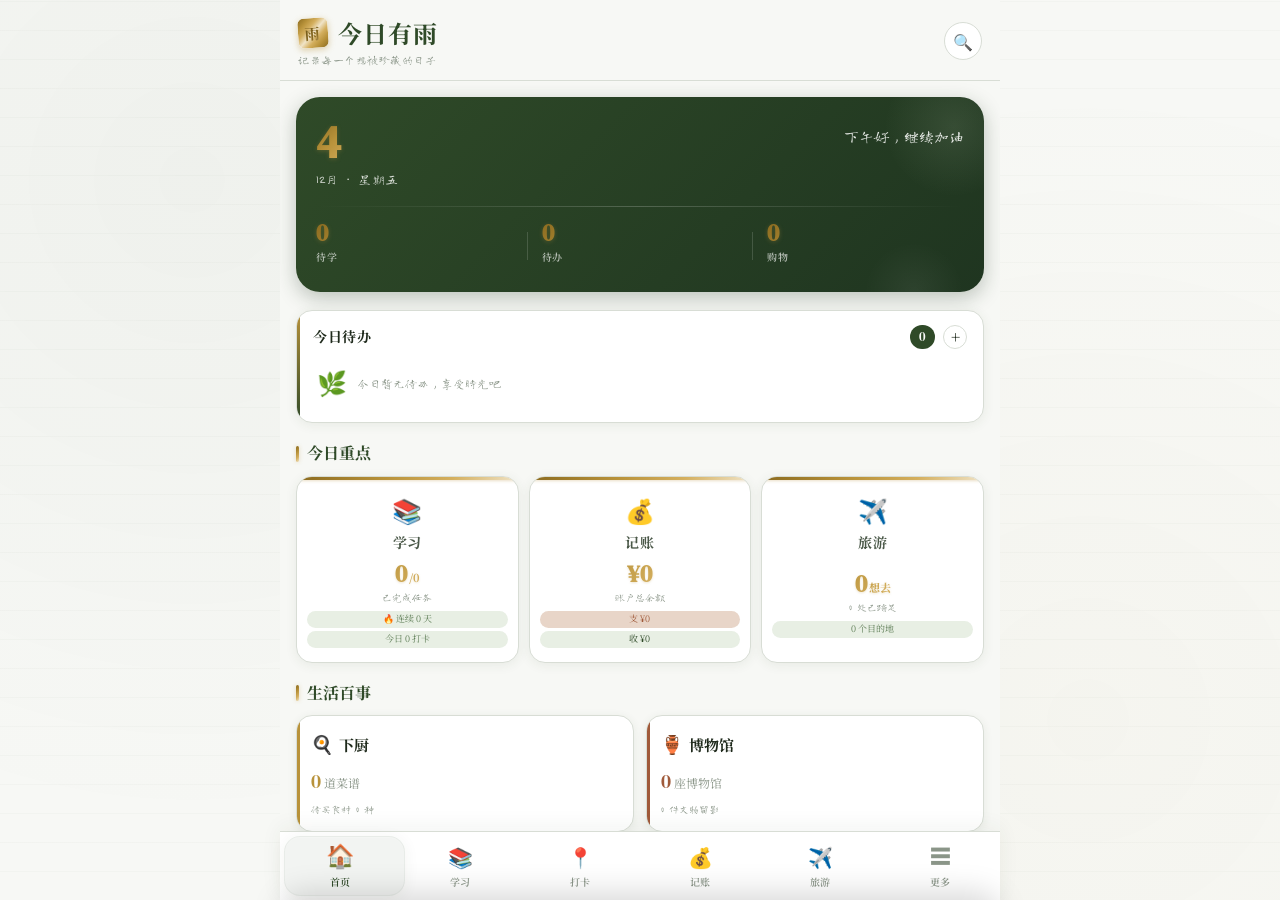
<file: index.html>
<!DOCTYPE html>
<html lang="zh-CN">
<head>
  <meta charset="UTF-8" />
  <meta name="viewport" content="width=device-width, initial-scale=1.0, maximum-scale=1.0, user-scalable=no, viewport-fit=cover" />
  <meta name="theme-color" content="#2f4a28" />
  <meta name="apple-mobile-web-app-capable" content="yes" />
  <meta name="apple-mobile-web-app-status-bar-style" content="default" />
  <meta name="apple-mobile-web-app-title" content="今日有雨" />
  <link rel="manifest" href="manifest.json" />
  <link rel="apple-touch-icon" href="icons/apple-touch-icon.png" />
  <link rel="apple-touch-icon" sizes="180x180" href="icons/apple-touch-icon.png" />
  <link rel="icon" type="image/png" sizes="192x192" href="icons/icon-192.png" />
  <link rel="icon" type="image/png" sizes="512x512" href="icons/icon-512.png" />
  <link rel="stylesheet" href="styles/base.css?v=51" />
  <link rel="stylesheet" href="styles/app.css?v=51" />
  <link href="https://fonts.googleapis.com/css2?family=Long+Cang&family=Noto+Serif+SC:wght@400;600;700;900&family=DM+Serif+Display&display=swap" rel="stylesheet" />
  <title>今日有雨</title>
</head>
<body>
  <div id="app">
    <header class="app-header">
      <div>
        <div class="app-title">
          <span class="seal">雨</span>
          <span id="pageTitle">今日有雨</span>
        </div>
        <div class="app-subtitle" id="pageSub">记录每一个想被珍藏的日子</div>
      </div>
      <div class="header-actions">
        <button class="icon-btn" id="searchBtn" title="搜索">🔍</button>
      </div>
    </header>

    <main class="app-main" id="appMain"></main>

    <nav class="app-nav" id="appNav"></nav>
  </div>

  <!-- 弹窗容器 -->
  <div class="overlay" id="overlay"></div>
  <div class="sheet" id="sheet">
    <div class="sheet-handle"></div>
    <div class="sheet-head">
      <span class="sh-title" id="sheetTitle">标题</span>
      <button class="icon-btn" id="sheetClose">✕</button>
    </div>
    <div class="sheet-body" id="sheetBody"></div>
  </div>

  <button class="fab" id="fab" style="display:none">+</button>

  <script src="scripts/db.js?v=51"></script>
  <script src="scripts/ai.js?v=51"></script>
  <script src="scripts/router.js?v=51"></script>
  <script src="scripts/notify.js?v=51"></script>
  <script src="scripts/app.js?v=51"></script>
  <!-- 模块脚本 -->
  <script src="modules/home.js?v=51"></script>
  <script src="modules/more.js?v=51"></script>
  <script src="modules/study.js?v=51"></script>
  <script src="modules/study-center.js?v=51"></script>
  <script src="modules/punch.js?v=51"></script>
  <script src="modules/travel.js?v=51"></script>
  <script src="modules/interest.js?v=51"></script>
  <script src="modules/recipe.js?v=51"></script>
  <script src="modules/account.js?v=51"></script>
  <script src="modules/work.js?v=51"></script>
  <script src="modules/museum.js?v=51"></script>
  <script src="modules/pet.js?v=51"></script>
  <script src="modules/kb-skill.js?v=51"></script>
  <script src="modules/knowledge.js?v=51"></script>
  <script src="modules/id-docs.js?v=51"></script>
  <script src="modules/settings.js?v=51"></script>
  <script>
    // 注册 Service Worker + 强制更新检测
    // 注意：注册 URL 不带版本号，版本号在 sw.js 内部的 CACHE_NAME 中管理
    if ('serviceWorker' in navigator) {
      window.addEventListener('load', () => {
        navigator.serviceWorker.register('sw.js').then(reg => {
          // 检测更新
          reg.addEventListener('updatefound', () => {
            const nw = reg.installing;
            if (nw) {
              nw.addEventListener('statechange', () => {
                if (nw.state === 'installed' && navigator.serviceWorker.controller) {
                  // 新 SW 已下载，发送 SKIP_WAITING 立即激活
                  console.log('[SW] 新版本已下载，立即激活');
                  nw.postMessage({ type: 'SKIP_WAITING' });
                }
                if (nw.state === 'activated') {
                  // 新 SW 已激活，强制刷新页面加载新资源
                  console.log('[SW] 新版本已激活，刷新页面');
                  window.location.reload();
                }
              });
            }
          });

          // 如果有等待中的 SW，立即激活它
          if (reg.waiting) {
            reg.waiting.postMessage({ type: 'SKIP_WAITING' });
          }

          // 页面可见时立即检查更新（不等 5 分钟）
          document.addEventListener('visibilitychange', () => {
            if (document.visibilityState === 'visible') reg.update();
          });

          // 每 30 秒检查一次更新（更积极）
          setInterval(() => reg.update(), 30 * 1000);

          // 页面加载时立即检查一次更新
          reg.update();
        }).catch(err => console.error('[SW] 注册失败:', err));

        // 接收 SW 消息
        navigator.serviceWorker.addEventListener('message', (event) => {
          if (event.data && event.data.type === 'FORCE_RELOAD') {
            window.location.reload();
          }
        });
      });
    }
  </script>
</body>
</html>
</file>
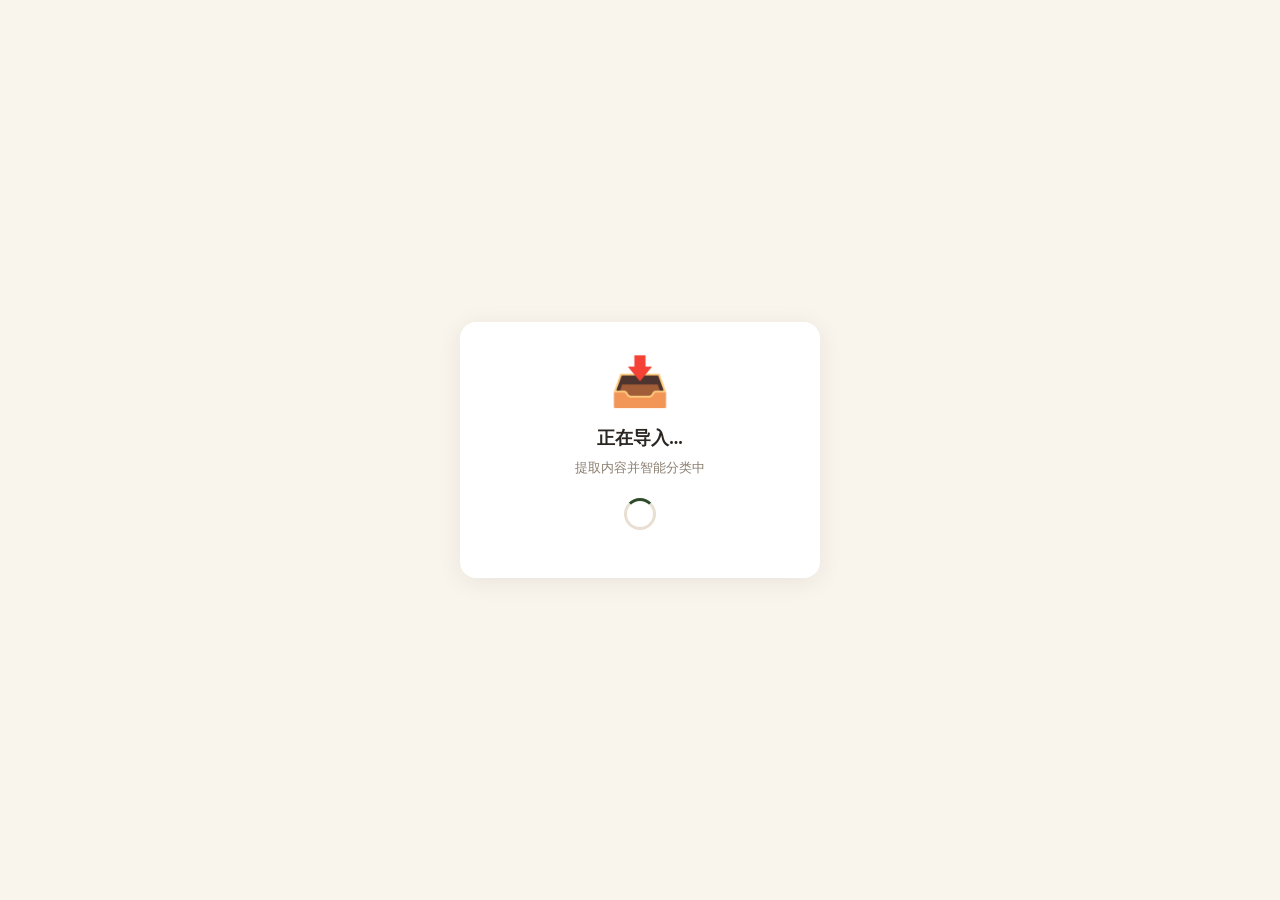
<file: share-target.html>
<!DOCTYPE html>
<html lang="zh-CN">
<head>
  <meta charset="UTF-8" />
  <meta name="viewport" content="width=device-width, initial-scale=1.0, viewport-fit=cover" />
  <meta name="theme-color" content="#2f4a28" />
  <title>导入到知识库</title>
  <style>
    * { margin: 0; padding: 0; box-sizing: border-box; }
    body {
      font-family: 'Noto Serif SC', 'PingFang SC', serif;
      background: #faf5ec;
      color: #2b2622;
      min-height: 100vh;
      display: flex;
      align-items: center;
      justify-content: center;
      padding: 24px;
    }
    .card {
      background: #fff;
      border-radius: 16px;
      padding: 32px 24px;
      max-width: 360px;
      width: 100%;
      text-align: center;
      box-shadow: 0 4px 24px rgba(43,38,34,0.08);
    }
    .icon { font-size: 48px; margin-bottom: 16px; }
    .title { font-size: 18px; font-weight: 600; margin-bottom: 8px; }
    .sub { font-size: 13px; color: #8a7e6f; margin-bottom: 20px; line-height: 1.6; }
    .spinner {
      width: 32px; height: 32px;
      border: 3px solid #e8dfd0;
      border-top-color: #2f4a28;
      border-radius: 50%;
      animation: spin 0.8s linear infinite;
      margin: 0 auto 16px;
    }
    @keyframes spin { to { transform: rotate(360deg); } }
    .result { font-size: 13px; color: #5a5048; line-height: 1.6; }
    .result .ok { color: #2f4a28; font-weight: 600; }
    .result .err { color: #c44; }
    .preview {
      text-align: left;
      background: #f7f3eb;
      border-radius: 10px;
      padding: 12px;
      margin: 12px 0;
      font-size: 12px;
      color: #5a5048;
      line-height: 1.5;
    }
    .preview .label { color: #8a7e6f; font-size: 11px; margin-bottom: 2px; }
    .btn {
      display: inline-block;
      margin-top: 16px;
      padding: 10px 24px;
      background: #2f4a28;
      color: #faf5ec;
      border: none;
      border-radius: 10px;
      font-size: 13px;
      cursor: pointer;
      text-decoration: none;
    }
  </style>
</head>
<body>
  <div class="card">
    <div class="icon" id="icon">📥</div>
    <div class="title" id="title">正在导入...</div>
    <div class="sub" id="sub">提取内容并智能分类中</div>
    <div id="spinner" class="spinner"></div>
    <div id="result" class="result"></div>
    <div id="preview"></div>
    <a id="openBtn" class="btn" href="./index.html#knowledge" style="display:none;">查看知识库</a>
  </div>

  <script>
    /* ====== 动态加载依赖脚本 ====== */
    function loadScript(src) {
      return new Promise((resolve, reject) => {
        const s = document.createElement('script');
        s.src = src;
        s.onload = resolve;
        s.onerror = reject;
        document.head.appendChild(s);
      });
    }

    function escapeHtml(str) {
      return str.replace(/&/g, '&amp;').replace(/</g, '&lt;').replace(/>/g, '&gt;');
    }

    function detectSource(url) {
      if (!url) return '未知';
      if (url.includes('xiaohongshu') || url.includes('xhslink')) return '小红书';
      if (url.includes('douyin') || url.includes('iesdouyin')) return '抖音';
      if (url.includes('weibo')) return '微博';
      if (url.includes('mp.weixin')) return '微信公众号';
      if (url.includes('zhihu')) return '知乎';
      if (url.includes('bilibili') || url.includes('b23.tv')) return '哔哩哔哩';
      if (url.includes('kuaishou')) return '快手';
      return '网页';
    }

    function showResult(ok, title, sub) {
      document.getElementById('icon').textContent = ok ? '✅' : '❌';
      document.getElementById('title').textContent = title;
      document.getElementById('sub').textContent = sub;
      document.getElementById('spinner').style.display = 'none';
      if (ok) {
        document.getElementById('openBtn').style.display = 'inline-block';
      }
    }

    async function init() {
      // 加载依赖：db.js → ai.js → kb-skill.js
      await loadScript('./scripts/db.js?v=45');
      await loadScript('./scripts/ai.js?v=45');
      await AI.loadConfig();
      await loadScript('./modules/kb-skill.js?v=45');

      // ====== 读取分享数据 ======
      let shareData = { title: '', text: '', url: '' };

      // 方式1：从 URL 参数读取（SW 重定向时附带）
      const params = new URLSearchParams(window.location.search);
      shareData.title = params.get('title') || '';
      shareData.text = params.get('text') || '';
      shareData.url = params.get('url') || '';

      // 方式2：从 sessionStorage 读取（SW 存入）
      if (!shareData.title && !shareData.text && !shareData.url) {
        try {
          const stored = sessionStorage.getItem('shareData');
          if (stored) {
            shareData = JSON.parse(stored);
            sessionStorage.removeItem('shareData');
          }
        } catch(e) {}
      }

      // 方式3：监听 message（SW postMessage）
      if (!shareData.title && !shareData.text && !shareData.url) {
        shareData = await new Promise((resolve) => {
          const timer = setTimeout(() => resolve({ title: '', text: '', url: '' }), 3000);
          navigator.serviceWorker.addEventListener('message', (e) => {
            clearTimeout(timer);
            if (e.data && e.data.type === 'share-data') {
              resolve(e.data.payload || { title: '', text: '', url: '' });
            }
          });
        });
      }

      if (!shareData.title && !shareData.text && !shareData.url) {
        showResult(false, '未收到分享内容', '请从小红书或其他 App 内使用「分享」功能');
        return;
      }

      // 合并原始内容
      const rawContent = [shareData.title, shareData.text, shareData.url].filter(Boolean).join('\n');

      // 显示预览
      document.getElementById('preview').innerHTML = `
        <div class="preview">
          <div class="label">原始内容</div>
          ${escapeHtml(rawContent.substring(0, 200))}${rawContent.length > 200 ? '...' : ''}
        </div>
      `;

      // ====== 检查 AI 是否就绪 ======
      if (!KbSkill.isReady()) {
        const fallbackTitle = rawContent.substring(0, 30);
        await db.add(db.STORES.knowledge, {
          title: fallbackTitle,
          summary: rawContent,
          keyPoints: '',
          category: '其他',
          tags: [],
          source: detectSource(shareData.url),
          url: shareData.url || '',
          rawContent: rawContent,
          read: false
        });
        showResult(true, `"${fallbackTitle}" 已导入`,
          'AI Key 未配置，请到「设置」配置 API Key 后使用智能识别');
        return;
      }

      // ====== 调用 KbSkill 智能识别 ======
      document.getElementById('sub').textContent = '正在采集信息...';

      let info = null;
      let errorMsg = '';

      try {
        document.getElementById('sub').textContent = 'AI 深度分析中...';
        info = await KbSkill.analyze(rawContent);
      } catch (e) {
        console.warn('KbSkill 分析失败:', e.message);
        const msg = e.message;
        if (msg === 'API_KEY_NOT_CONFIGURED' || msg === 'API_KEY_INVALID') {
          errorMsg = 'AI Key 无效，请到「设置」配置有效的 API Key';
        } else if (msg === 'API_RATE_LIMIT') {
          errorMsg = 'AI 请求过于频繁，请稍后重试';
        } else if (msg === 'NETWORK_ERROR') {
          errorMsg = '网络连接失败，请检查网络';
        } else {
          errorMsg = 'AI 分析失败，可在知识库中编辑';
        }
      }

      if (info) {
        // ====== 存入数据库 ======
        await db.add(db.STORES.knowledge, {
          title: info.title,
          summary: info.summary,
          keyPoints: info.keyPoints,
          category: info.category,
          tags: info.tags,
          source: info.source,
          url: shareData.url || '',
          rawContent: rawContent,
          read: false
        });
        showResult(true, `"${info.title}" 已导入`,
          `分类：${info.category} · 来源：${info.source}`);
      } else {
        // AI 失败时保存原始内容
        const fallbackTitle = rawContent.substring(0, 30);
        await db.add(db.STORES.knowledge, {
          title: fallbackTitle,
          summary: rawContent,
          keyPoints: '',
          category: '其他',
          tags: [],
          source: detectSource(shareData.url),
          url: shareData.url || '',
          rawContent: rawContent,
          read: false
        });
        showResult(true, `"${fallbackTitle}" 已导入`, errorMsg);
      }
    }

    init();
  </script>
</body>
</html>
</file>
<file: styles/base.css>
/* ============================================
   今日有雨 · 基础视觉系统 v3
   美学方向：森林墨绿 + 纯白 / 行书手写 / 思源宋体粗体
   ============================================ */

:root {
  /* 纸张色系 → 纯白系 */
  --paper: #f7f8f5;
  --paper-deep: #eef0ea;
  --paper-light: #fbfcfa;
  --paper-card: #ffffff;
  --paper-shadow: rgba(47, 74, 40, 0.08);

  /* 墨色 */
  --ink: #1f2a1c;
  --ink-soft: #4a5848;
  --ink-mute: #8a9588;
  --ink-line: #d8ddd5;

  /* 主色：森林墨绿 */
  --forest: #2f4a28;
  --forest-deep: #1f3520;
  --forest-soft: #5a7a52;
  --forest-mist: #e8efe4;
  --forest-glow: #c5d5b9;

  /* 辅助色 */
  --gold: #b8923a;
  --gold-soft: #f0e4c8;
  --gold-deep: #8a6a1f;
  --gold-light: #d4af5e;
  --rust: #a05a3a;
  --rust-soft: #e8d5c8;
  --indigo: #3a4a5b;
  --indigo-soft: #d5dde4;

  /* 烫金质感渐变 */
  --gold-foil: linear-gradient(
    135deg,
    #8a6a1f 0%,
    #b8923a 20%,
    #d4af5e 35%,
    #f0e4c8 50%,
    #d4af5e 65%,
    #b8923a 80%,
    #8a6a1f 100%
  );
  --gold-foil-shine: linear-gradient(
    105deg,
    transparent 30%,
    rgba(255, 248, 220, 0.6) 45%,
    rgba(255, 255, 255, 0.8) 50%,
    rgba(255, 248, 220, 0.6) 55%,
    transparent 70%
  );
  --gold-foil-text: linear-gradient(
    135deg,
    #8a6a1f 0%,
    #b8923a 25%,
    #e8c878 50%,
    #b8923a 75%,
    #8a6a1f 100%
  );

  /* 纸胶带色（调整为墨绿系） */
  --tape-green: rgba(47, 74, 40, 0.18);
  --tape-gold: rgba(184, 146, 58, 0.25);
  --tape-rust: rgba(160, 90, 58, 0.2);
  --tape-blue: rgba(58, 74, 91, 0.16);

  --radius-sm: 8px;
  --radius: 16px;
  --radius-lg: 24px;

  --font-display: 'Noto Serif SC', serif;
  --font-body: 'Noto Serif SC', 'Songti SC', serif;
  --font-hand: 'Long Cang', 'Noto Serif SC', cursive;
  --font-num: 'DM Serif Display', 'Noto Serif SC', serif;
  --font-display-weight: 700;

  --safe-top: env(safe-area-inset-top, 0px);
  --safe-bottom: env(safe-area-inset-bottom, 0px);
}

* {
  margin: 0;
  padding: 0;
  box-sizing: border-box;
  -webkit-tap-highlight-color: transparent;
}

html,
body {
  height: 100%;
  overflow: hidden;
}

body {
  font-family: var(--font-body);
  color: var(--ink);
  background: var(--paper);
  line-height: 1.55;
  font-size: 15px;
  font-weight: 400;
  -webkit-font-smoothing: antialiased;
  user-select: none;
  overscroll-behavior: none;
}

/* 纸张纹理背景 */
body::before {
  content: '';
  position: fixed;
  inset: 0;
  pointer-events: none;
  z-index: 0;
  background-image:
    radial-gradient(circle at 15% 20%, rgba(47, 74, 40, 0.04) 0, transparent 50%),
    radial-gradient(circle at 85% 80%, rgba(184, 146, 58, 0.03) 0, transparent 50%),
    repeating-linear-gradient(
      0deg,
      transparent 0,
      transparent 28px,
      rgba(47, 74, 40, 0.025) 28px,
      rgba(47, 74, 40, 0.025) 29px
    );
}

button,
input,
textarea,
select {
  font-family: inherit;
  color: inherit;
  border: none;
  background: none;
  outline: none;
}

button {
  cursor: pointer;
}

ul {
  list-style: none;
}

img {
  display: block;
  max-width: 100%;
}

/* 显示字体统一加粗，呼应思源宋体粗体 */
.app-title,
.seal,
.stamp,
.module-head .mh-title,
.section-title,
.sheet-head .sh-title,
.dash-card-lg .dc-lg-title,
.dash-card .dc-title,
.relic-card .rc-name,
.acc-group .ag-title,
.tl-era .tl-name,
.chart-box .cb-title,
.report-head .rh-title,
.dash-quote {
  font-weight: 700 !important;
}

/* ===== 通用组件 ===== */

.tape {
  position: absolute;
  width: 70px;
  height: 22px;
  background: var(--tape-gold);
  transform: rotate(-4deg);
  opacity: 0.9;
  box-shadow: 0 1px 2px rgba(0, 0, 0, 0.04);
  pointer-events: none;
}
.tape.green { background: var(--tape-green); }
.tape.gold { background: var(--tape-gold); }
.tape.rust { background: var(--tape-rust); }
.tape.blue { background: var(--tape-blue); }

.stamp {
  display: inline-flex;
  align-items: center;
  justify-content: center;
  border: 1.5px solid var(--forest);
  color: var(--forest);
  font-family: var(--font-display);
  padding: 3px 10px;
  border-radius: 4px;
  transform: rotate(-3deg);
  font-size: 13px;
  letter-spacing: 1px;
  opacity: 0.85;
}

/* 烫金质感工具类 */
.gold-foil {
  background: var(--gold-foil);
  background-size: 200% 200%;
  position: relative;
  overflow: hidden;
}
.gold-foil::after {
  content: '';
  position: absolute;
  inset: 0;
  background: var(--gold-foil-shine);
  background-size: 200% 100%;
  pointer-events: none;
  animation: foilShine 3s ease-in-out infinite;
}
@keyframes foilShine {
  0%, 100% { background-position: -100% 0; }
  50% { background-position: 100% 0; }
}

.gold-foil-text {
  background: var(--gold-foil-text);
  background-size: 200% 200%;
  -webkit-background-clip: text;
  background-clip: text;
  -webkit-text-fill-color: transparent;
  color: transparent;
  animation: foilTextShine 4s ease-in-out infinite;
}
@keyframes foilTextShine {
  0%, 100% { background-position: 0% 50%; }
  50% { background-position: 100% 50%; }
}

.btn {
  display: inline-flex;
  align-items: center;
  justify-content: center;
  gap: 6px;
  padding: 10px 18px;
  border-radius: 999px;
  font-size: 14px;
  font-weight: 600;
  transition: all 0.2s ease;
  white-space: nowrap;
}

/* 主按钮：墨绿实色 */
.btn-primary {
  background: var(--forest);
  color: var(--paper-light);
  box-shadow: 0 3px 0 var(--forest-deep);
}
.btn-primary:active {
  transform: translateY(2px);
  box-shadow: 0 1px 0 var(--forest-deep);
}

.btn-ghost {
  background: var(--paper-card);
  color: var(--ink);
  border: 1.5px solid var(--ink-line);
}
.btn-ghost:active {
  background: var(--paper-deep);
}

/* 次按钮：墨绿描边 */
.btn-outline {
  background: var(--paper-card);
  color: var(--forest);
  border: 1.5px solid var(--forest);
}
.btn-outline:active {
  background: var(--forest-mist);
}

/* 保留 jade 别名兼容旧代码 */
.btn-jade {
  background: var(--forest-soft);
  color: var(--paper-light);
  box-shadow: 0 3px 0 var(--forest);
}
.btn-jade:active {
  transform: translateY(2px);
  box-shadow: 0 1px 0 var(--forest);
}

.icon-btn {
  width: 38px;
  height: 38px;
  border-radius: 50%;
  display: inline-flex;
  align-items: center;
  justify-content: center;
  background: var(--paper-card);
  border: 1.5px solid var(--ink-line);
  transition: all 0.2s;
  font-size: 16px;
}
.icon-btn:active {
  background: var(--forest-mist);
  transform: scale(0.94);
}

/* 输入控件 */
.field {
  width: 100%;
  padding: 11px 14px;
  background: var(--paper-light);
  border: 1.5px solid var(--ink-line);
  border-radius: var(--radius-sm);
  font-size: 14px;
  color: var(--ink);
  transition: border-color 0.2s;
  box-sizing: border-box;
  max-width: 100%;
}
.field:focus {
  border-color: var(--forest);
  background: var(--paper-card);
  box-shadow: 0 0 0 3px var(--forest-mist);
}
textarea.field {
  resize: none;
  min-height: 70px;
  line-height: 1.6;
}
input[type="date"].field,
input[type="time"].field,
input[type="datetime-local"].field {
  min-width: 0;
  -webkit-appearance: none;
  appearance: none;
}
input[type="date"].field::-webkit-inner-spin-button,
input[type="date"].field::-webkit-calendar-picker-indicator {
  display: block;
  opacity: 0.5;
}

.label {
  display: block;
  font-size: 12px;
  color: var(--ink-mute);
  margin-bottom: 5px;
  letter-spacing: 0.5px;
  font-weight: 600;
}

/* 卡片 */
.card {
  background: var(--paper-card);
  border-radius: var(--radius);
  box-shadow: 0 2px 10px var(--paper-shadow);
  border: 1px solid var(--ink-line);
  position: relative;
  overflow: hidden;
}

/* 空状态 */
.empty {
  text-align: center;
  padding: 50px 20px;
  color: var(--ink-mute);
}
.empty .emoji {
  font-size: 48px;
  margin-bottom: 12px;
  opacity: 0.4;
}
.empty .hint {
  font-size: 13px;
  font-family: var(--font-hand);
}

/* 标签 */
.chip {
  display: inline-flex;
  align-items: center;
  gap: 4px;
  padding: 3px 10px;
  border-radius: 999px;
  font-size: 11px;
  font-weight: 600;
  background: var(--paper-deep);
  color: var(--ink-soft);
}
.chip.green { background: var(--forest-mist); color: var(--forest); }
.chip.red { background: var(--rust-soft); color: var(--rust); }
.chip.yellow { background: var(--gold-soft); color: var(--gold); }
.chip.blue { background: var(--indigo-soft); color: var(--indigo); }
.chip.gray { background: var(--paper-deep); color: var(--ink-mute); }

/* 加载动画 */
.spinner {
  width: 18px;
  height: 18px;
  border: 2px solid var(--ink-line);
  border-top-color: var(--forest);
  border-radius: 50%;
  animation: spin 0.8s linear infinite;
}
@keyframes spin {
  to {
    transform: rotate(360deg);
  }
}

/* 滚动条隐藏 */
::-webkit-scrollbar {
  width: 0;
  height: 0;
}

/* 动画 */
@keyframes fadeUp {
  from {
    opacity: 0;
    transform: translateY(12px);
  }
  to {
    opacity: 1;
    transform: translateY(0);
  }
}
.fade-up {
  animation: fadeUp 0.35s ease both;
}

@keyframes popIn {
  0% {
    opacity: 0;
    transform: scale(0.9);
  }
  60% {
    transform: scale(1.02);
  }
  100% {
    opacity: 1;
    transform: scale(1);
  }
}
.pop-in {
  animation: popIn 0.3s ease both;
}

/* 仪表盘卡片专用 */
.dash-overview {
  background: var(--paper-card);
  border-radius: var(--radius);
  padding: 16px;
  position: relative;
  overflow: hidden;
  box-shadow: 0 2px 12px var(--paper-shadow);
  border: 1px solid var(--ink-line);
  transition: transform 0.2s, box-shadow 0.2s;
}
.dash-overview:active {
  transform: scale(0.98);
}
.dash-overview::before {
  content: '';
  position: absolute;
  left: 0;
  top: 0;
  bottom: 0;
  width: 4px;
  background: var(--forest);
}
.dash-overview.accent-gold::before { background: var(--gold); }
.dash-overview.accent-rust::before { background: var(--rust); }
.dash-overview.accent-blue::before { background: var(--indigo); }
</file>
<file: styles/app.css>
/* ============================================
   应用主结构样式 v3 - 森林墨绿主题
   ============================================ */

#app {
  position: relative;
  z-index: 1;
  height: 100vh;
  height: 100dvh;
  display: flex;
  flex-direction: column;
  max-width: 720px;
  margin: 0 auto;
  background: var(--paper);
}

/* ===== 顶部栏 ===== */
.app-header {
  flex-shrink: 0;
  padding: calc(14px + var(--safe-top)) 18px 12px;
  display: flex;
  align-items: center;
  justify-content: space-between;
  background: var(--paper);
  border-bottom: 1px solid var(--ink-line);
  position: relative;
}

.app-header::after {
  content: '';
  position: absolute;
  left: 18px;
  right: 18px;
  bottom: -1px;
  height: 1px;
  background: repeating-linear-gradient(
    90deg,
    var(--ink-line) 0,
    var(--ink-line) 4px,
    transparent 4px,
    transparent 8px
  );
}

.app-title {
  font-family: var(--font-display);
  font-size: 24px;
  color: var(--forest);
  letter-spacing: 1px;
  display: flex;
  align-items: center;
  gap: 10px;
}
.app-title .seal {
  display: inline-flex;
  width: 30px;
  height: 30px;
  background: var(--gold-foil);
  background-size: 200% 200%;
  color: transparent;
  border-radius: 6px;
  align-items: center;
  justify-content: center;
  font-size: 15px;
  font-family: var(--font-display);
  transform: rotate(-4deg);
  box-shadow: 0 2px 6px rgba(184, 146, 58, 0.4), inset 0 1px 2px rgba(255, 255, 255, 0.4);
  position: relative;
  overflow: hidden;
  -webkit-background-clip: text;
  background-clip: text;
  animation: foilTextShine 4s ease-in-out infinite;
}
.app-title .seal::before {
  content: '雨';
  position: absolute;
  inset: 0;
  display: flex;
  align-items: center;
  justify-content: center;
  background: linear-gradient(135deg, #5a4a1a 0%, #8a6a1f 30%, #f0e4c8 50%, #8a6a1f 70%, #5a4a1a 100%);
  background-size: 200% 200%;
  -webkit-background-clip: text;
  background-clip: text;
  -webkit-text-fill-color: transparent;
  color: transparent;
  font-weight: 700;
  animation: foilTextShine 4s ease-in-out infinite;
}
.app-title .seal::after {
  content: '';
  position: absolute;
  inset: 0;
  background: var(--gold-foil);
  border-radius: 6px;
  z-index: -1;
}

.app-subtitle {
  font-size: 11px;
  color: var(--ink-mute);
  font-family: var(--font-hand);
  margin-top: 0;
  letter-spacing: 0.5px;
}

.header-actions {
  display: flex;
  gap: 8px;
}

/* ===== 主内容区 ===== */
.app-main {
  flex: 1;
  overflow-y: auto;
  overflow-x: hidden;
  -webkit-overflow-scrolling: touch;
  padding: 16px 16px calc(100px + var(--safe-bottom));
  position: relative;
}

/* ===== 底部导航 ===== */
.app-nav {
  flex-shrink: 0;
  background: var(--paper-card);
  border-top: 1px solid var(--ink-line);
  display: flex;
  justify-content: space-around;
  align-items: stretch;
  padding-bottom: var(--safe-bottom);
  box-shadow: 0 -4px 20px rgba(47, 74, 40, 0.06);
  position: relative;
}

.app-nav::before {
  content: '';
  position: absolute;
  top: 4px;
  bottom: 4px;
  left: 4px;
  width: calc((100% - 8px) / var(--nav-count, 5));
  background: rgba(47, 74, 40, 0.06);
  backdrop-filter: blur(16px);
  -webkit-backdrop-filter: blur(16px);
  border-radius: 16px;
  border: 1px solid rgba(47, 74, 40, 0.05);
  box-shadow: 0 2px 16px rgba(47, 74, 40, 0.06), inset 0 1px 0 rgba(255,255,255,0.1);
  transition: transform 0.4s cubic-bezier(0.25, 0.46, 0.45, 0.94);
  pointer-events: none;
  z-index: 0;
  transform: translateX(calc(var(--nav-slider-index, 0) * 100%));
}

.nav-item {
  flex: 1;
  display: flex;
  flex-direction: column;
  align-items: center;
  justify-content: center;
  gap: 3px;
  padding: 9px 1px 11px;
  color: var(--ink-mute);
  font-size: 10px;
  font-weight: 600;
  transition: color 0.2s;
  position: relative;
  z-index: 1;
  min-width: 0;
}
.nav-item .nav-icon {
  font-size: 20px;
  transition: transform 0.25s cubic-bezier(0.34, 1.56, 0.64, 1);
}
.nav-item.active {
  color: var(--forest);
}
.nav-item.active .nav-icon {
  transform: translateY(-2px) scale(1.15);
}
/* ===== 仪表盘首页 ===== */
.dash-hero {
  background: linear-gradient(135deg, var(--forest) 0%, var(--forest-deep) 100%);
  border-radius: var(--radius-lg);
  padding: 22px 20px;
  color: var(--paper-light);
  position: relative;
  overflow: hidden;
  margin-bottom: 18px;
  box-shadow: 0 6px 20px rgba(31, 53, 32, 0.28);
}
.dash-hero .dh-deco {
  position: absolute;
  border-radius: 50%;
  pointer-events: none;
}
.dash-hero .dh-deco-1 {
  right: -40px;
  top: -40px;
  width: 140px;
  height: 140px;
  background: radial-gradient(circle, rgba(197, 213, 185, 0.12) 0%, transparent 70%);
}
.dash-hero .dh-deco-2 {
  right: 20px;
  bottom: -50px;
  width: 100px;
  height: 100px;
  background: radial-gradient(circle, rgba(255,255,255,0.06) 0%, transparent 70%);
}
.dash-hero .dh-top {
  display: flex;
  justify-content: space-between;
  align-items: flex-start;
  position: relative;
  z-index: 1;
}
.dash-hero .dh-date {
  font-family: var(--font-num);
  font-size: 46px;
  line-height: 1;
  background: linear-gradient(135deg, #8a6a1f 0%, #b8923a 15%, #d4af5e 30%, #f0e4c8 48%, #fff8dc 52%, #f0e4c8 56%, #d4af5e 72%, #b8923a 85%, #8a6a1f 100%);
  background-size: 200% 200%;
  -webkit-background-clip: text;
  background-clip: text;
  -webkit-text-fill-color: transparent;
  color: transparent;
  animation: foilTextShine 5s ease-in-out infinite;
  filter: drop-shadow(0 1px 2px rgba(184, 146, 58, 0.3));
  font-weight: 700;
}
.dash-hero .dh-month {
  font-size: 13px;
  opacity: 0.85;
  margin-top: 5px;
  font-family: var(--font-hand);
  letter-spacing: 0.5px;
}
.dash-hero .dh-greet {
  font-family: var(--font-hand);
  font-size: 15px;
  opacity: 0.9;
  text-align: right;
  padding-top: 6px;
}
.dash-hero .dh-divider {
  height: 1px;
  background: linear-gradient(90deg, transparent, rgba(255,255,255,0.2), transparent);
  margin: 16px 0 14px;
  position: relative;
  z-index: 1;
}
.dash-hero .dh-stats {
  display: flex;
  align-items: center;
  gap: 14px;
  position: relative;
  z-index: 1;
}
.dash-hero .dh-stat {
  display: flex;
  flex-direction: column;
  flex: 1;
}
.dash-hero .dh-stat-vline {
  width: 1px;
  height: 28px;
  background: rgba(255,255,255,0.15);
}
.dash-hero .dh-stat .num {
  font-family: var(--font-num);
  font-size: 24px;
  background: linear-gradient(135deg, #8a6a1f 0%, #b8923a 15%, #d4af5e 30%, #f0e4c8 48%, #fff8dc 52%, #f0e4c8 56%, #d4af5e 72%, #b8923a 85%, #8a6a1f 100%);
  background-size: 200% 200%;
  -webkit-background-clip: text;
  background-clip: text;
  -webkit-text-fill-color: transparent;
  color: transparent;
  line-height: 1;
  animation: foilTextShine 5s ease-in-out infinite;
  filter: drop-shadow(0 1px 2px rgba(184, 146, 58, 0.3));
  font-weight: 700;
}
.dash-hero .dh-stat .label {
  font-size: 10px;
  opacity: 0.7;
  color: var(--paper-light);
  margin-top: 4px;
  letter-spacing: 0.5px;
}

/* 三大主模块大卡片 */
.dash-grid-3 {
  display: grid;
  grid-template-columns: repeat(3, 1fr);
  gap: 10px;
  margin-bottom: 4px;
}
.dash-card-lg {
  background: var(--paper-card);
  border-radius: var(--radius);
  padding: 14px 10px;
  position: relative;
  overflow: hidden;
  box-shadow: 0 2px 12px var(--paper-shadow);
  border: 1px solid var(--ink-line);
  transition: transform 0.2s;
  display: flex;
  flex-direction: column;
  align-items: center;
  text-align: center;
  min-height: 130px;
}
.dash-card-lg:active {
  transform: scale(0.96);
}
.dash-card-lg::before {
  content: '';
  position: absolute;
  top: 0;
  left: 0;
  right: 0;
  height: 3px;
  background: var(--gold-foil);
  background-size: 200% 200%;
  box-shadow: 0 1px 3px rgba(184, 146, 58, 0.3);
}
.dash-card-lg .dc-lg-icon {
  font-size: 24px;
  margin-bottom: 4px;
}
.dash-card-lg .dc-lg-title {
  font-family: var(--font-display);
  font-size: 14px;
  color: var(--ink-soft);
  margin-bottom: 8px;
  letter-spacing: 0.5px;
}
.dash-card-lg .dc-lg-body {
  flex: 1;
  display: flex;
  flex-direction: column;
  justify-content: center;
  width: 100%;
}
.dash-card-lg .dc-lg-num {
  font-family: var(--font-num);
  font-size: 24px;
  background: linear-gradient(135deg, #8a6a1f 0%, #b8923a 15%, #d4af5e 30%, #f0e4c8 48%, #fff8dc 52%, #f0e4c8 56%, #d4af5e 72%, #b8923a 85%, #8a6a1f 100%);
  background-size: 200% 200%;
  -webkit-background-clip: text;
  background-clip: text;
  -webkit-text-fill-color: transparent;
  color: transparent;
  line-height: 1;
  animation: foilTextShine 4s ease-in-out infinite;
  filter: drop-shadow(0 1px 1px rgba(184, 146, 58, 0.25));
  font-weight: 700;
}
.dash-card-lg .dc-lg-unit {
  font-size: 11px;
  color: var(--ink-mute);
  font-family: var(--font-body);
  margin-left: 2px;
}
.dash-card-lg .dc-lg-sub {
  font-size: 10px;
  color: var(--ink-mute);
  margin-top: 4px;
  font-family: var(--font-hand);
}
.dash-card-lg .dc-lg-tags {
  display: flex;
  flex-direction: column;
  gap: 3px;
  margin-top: 6px;
  width: 100%;
}
.dash-card-lg .dc-lg-tag {
  font-size: 9px;
  color: var(--forest-soft);
  background: var(--forest-mist);
  padding: 2px 6px;
  border-radius: 999px;
  line-height: 1.4;
  white-space: nowrap;
  overflow: hidden;
  text-overflow: ellipsis;
}
.dash-card-lg .dc-lg-tag.out { color: var(--rust); background: var(--rust-soft); }
.dash-card-lg .dc-lg-tag.in { color: var(--forest); background: var(--forest-mist); }

/* 每日一言 */
.dh-quote {
  display: flex;
  align-items: center;
  justify-content: center;
  gap: 8px;
  margin-top: 14px;
  padding: 8px 14px;
  border-radius: var(--radius-sm);
}
.dh-quote-text {
  font-family: 'Long Cang', cursive;
  font-size: 15px;
  color: var(--gold-light);
  text-shadow: 0 1px 4px rgba(0, 0, 0, 0.2);
  text-align: center;
  line-height: 1.5;
  letter-spacing: 1px;
}
.dh-quote-refresh {
  font-size: 13px;
  opacity: 0.7;
  padding: 4px;
  transition: opacity 0.2s, transform 0.4s;
  background: none;
  border: none;
  cursor: pointer;
  color: var(--gold-light);
  flex-shrink: 0;
}
.dh-quote-refresh:active {
  opacity: 1;
  transform: rotate(360deg);
}

/* 今日待办速览 */
.todo-preview {
  background: var(--paper-card);
  border-radius: var(--radius);
  padding: 14px 16px;
  margin-bottom: 18px;
  box-shadow: 0 2px 12px var(--paper-shadow);
  border: 1px solid var(--ink-line);
  position: relative;
  overflow: hidden;
}
.todo-preview::before {
  content: '';
  position: absolute;
  left: 0;
  top: 0;
  bottom: 0;
  width: 3px;
  background: linear-gradient(180deg, var(--gold) 0%, var(--forest) 100%);
}
.todo-preview .tp-head {
  display: flex;
  align-items: center;
  justify-content: space-between;
  margin-bottom: 10px;
}
.todo-preview .tp-title {
  font-family: var(--font-display);
  font-size: 14px;
  color: var(--ink);
  font-weight: 700;
  letter-spacing: 0.5px;
}
.todo-preview .tp-count {
  font-family: var(--font-num);
  font-size: 13px;
  color: var(--paper-light);
  background: var(--forest);
  padding: 2px 9px;
  border-radius: 999px;
  min-width: 22px;
  text-align: center;
}
.todo-preview .tp-list {
  display: flex;
  flex-direction: column;
  gap: 8px;
}
.todo-preview .tp-item {
  display: flex;
  align-items: center;
  gap: 10px;
  padding: 7px 8px;
  border-radius: var(--radius-sm);
  background: var(--paper-light);
  transition: background 0.2s, transform 0.2s;
}
.todo-preview .tp-item:active {
  background: var(--forest-mist);
  transform: scale(0.98);
}
.todo-preview .tp-item.done {
  opacity: 0.55;
}
.todo-preview .tp-dot {
  width: 18px;
  height: 18px;
  border-radius: 50%;
  border: 1.5px solid var(--ink-line);
  display: inline-flex;
  align-items: center;
  justify-content: center;
  font-size: 10px;
  color: var(--paper-light);
  flex-shrink: 0;
}
.todo-preview .tp-dot.done {
  background: var(--forest);
  border-color: var(--forest);
}
.todo-preview .tp-content {
  flex: 1;
  display: flex;
  flex-direction: column;
  min-width: 0;
}
.todo-preview .tp-text {
  font-size: 13px;
  color: var(--ink);
  white-space: nowrap;
  overflow: hidden;
  text-overflow: ellipsis;
}
.todo-preview .tp-item.done .tp-text {
  text-decoration: line-through;
  color: var(--ink-mute);
}
.todo-preview .tp-sub {
  font-size: 10px;
  color: var(--ink-mute);
  font-family: var(--font-hand);
  margin-top: 1px;
}
.todo-preview .tp-icon {
  font-size: 14px;
  opacity: 0.7;
}
.todo-preview .tp-empty {
  display: flex;
  align-items: center;
  gap: 10px;
  padding: 6px 4px;
  font-size: 12px;
  color: var(--ink-mute);
  font-family: var(--font-hand);
}
.todo-preview .tp-loading {
  font-size: 12px;
  color: var(--ink-mute);
  padding: 6px 4px;
}

/* AI 学习工具箱 */
.ai-tool-grid {
  display: grid;
  grid-template-columns: repeat(3, 1fr);
  gap: 10px;
  margin-bottom: 16px;
}
.ai-tool-card {
  background: var(--paper-card);
  border-radius: var(--radius-sm);
  padding: 14px 8px;
  text-align: center;
  border: 1px solid var(--ink-line);
  box-shadow: 0 2px 8px var(--paper-shadow);
  transition: transform 0.2s, box-shadow 0.2s;
  display: flex;
  flex-direction: column;
  align-items: center;
  gap: 4px;
}
.ai-tool-card:active {
  transform: scale(0.95);
  box-shadow: 0 1px 4px var(--paper-shadow);
}
.ai-tool-card .atc-icon {
  font-size: 26px;
  margin-bottom: 2px;
}
.ai-tool-card .atc-name {
  font-family: var(--font-display);
  font-size: 12px;
  color: var(--ink);
  font-weight: 700;
}
.ai-tool-card .atc-desc {
  font-size: 9px;
  color: var(--ink-mute);
  font-family: var(--font-hand);
  line-height: 1.3;
}

/* 测验题目 */
.quiz-list {
  display: flex;
  flex-direction: column;
  gap: 12px;
}
.quiz-item {
  background: var(--paper-light);
  border-radius: var(--radius-sm);
  padding: 12px;
  border: 1px solid var(--ink-line);
}
.qi-head {
  display: flex;
  align-items: center;
  gap: 8px;
  margin-bottom: 8px;
}
.qi-num {
  width: 22px;
  height: 22px;
  border-radius: 50%;
  background: var(--forest);
  color: var(--paper-light);
  font-size: 11px;
  font-weight: 700;
  display: inline-flex;
  align-items: center;
  justify-content: center;
}
.qi-type {
  font-size: 10px;
  color: var(--forest);
  background: var(--forest-mist);
  padding: 2px 8px;
  border-radius: 999px;
}
.qi-question {
  font-size: 13px;
  color: var(--ink);
  margin-bottom: 8px;
  line-height: 1.5;
}
.qi-options {
  display: flex;
  flex-direction: column;
  gap: 6px;
}
.qi-opt {
  text-align: left;
  padding: 8px 12px;
  background: var(--paper-card);
  border: 1px solid var(--ink-line);
  border-radius: var(--radius-sm);
  font-size: 12px;
  color: var(--ink-soft);
  transition: all 0.2s;
}
.qi-opt.selected {
  background: var(--forest-mist);
  border-color: var(--forest);
  color: var(--forest);
  font-weight: 600;
}
.qi-short {
  margin-top: 6px;
  font-size: 12px;
  min-height: 50px;
}
.qi-result {
  display: none;
  margin-top: 8px;
  padding-top: 8px;
  border-top: 1px dashed var(--ink-line);
}
.qi-ans {
  font-size: 12px;
  font-weight: 700;
  margin-bottom: 4px;
}
.qi-ans.correct { color: var(--forest); }
.qi-ans.wrong { color: var(--rust); }
.qi-ans.skipped { color: var(--ink-mute); }
.qi-ans.info { color: var(--indigo); }
.qi-explain {
  font-size: 11px;
  color: var(--ink-soft);
  line-height: 1.5;
  background: var(--paper-deep);
  padding: 6px 8px;
  border-radius: 6px;
}
.quiz-score {
  text-align: center;
  margin-top: 14px;
  padding: 12px;
  background: linear-gradient(135deg, var(--forest-mist), var(--gold-soft));
  border-radius: var(--radius-sm);
  font-family: var(--font-display);
  font-size: 16px;
  color: var(--forest);
  font-weight: 700;
}

/* 学习计划 */
.plan-list {
  display: flex;
  flex-direction: column;
  gap: 8px;
}
.plan-item {
  display: flex;
  align-items: center;
  gap: 10px;
  padding: 10px 12px;
  background: var(--paper-light);
  border-radius: var(--radius-sm);
  border-left: 3px solid var(--forest);
}
.plan-item.type-review { border-left-color: var(--gold); }
.plan-item.type-mock { border-left-color: var(--rust); }
.pi-day {
  font-family: var(--font-num);
  font-size: 16px;
  color: var(--forest);
  font-weight: 700;
  min-width: 36px;
}
.pi-content {
  flex: 1;
  min-width: 0;
}
.pi-date {
  font-size: 10px;
  color: var(--ink-mute);
}
.pi-topic {
  font-size: 13px;
  color: var(--ink);
  font-weight: 600;
  margin-top: 1px;
}
.pi-task {
  font-size: 11px;
  color: var(--ink-soft);
  margin-top: 2px;
}
.pi-badge {
  width: 24px;
  height: 24px;
  border-radius: 50%;
  display: inline-flex;
  align-items: center;
  justify-content: center;
  font-size: 11px;
  font-weight: 700;
  color: var(--paper-light);
}
.pi-badge.learn { background: var(--forest); }
.pi-badge.review { background: var(--gold); }
.pi-badge.mock { background: var(--rust); }

/* 思维导图 */
.mindmap-box {
  background: var(--paper-light);
  border-radius: var(--radius-sm);
  padding: 16px 12px;
  border: 1px solid var(--ink-line);
  overflow-x: auto;
}
.mm-node {
  position: relative;
  padding-left: 16px;
}
.mm-node.root {
  padding-left: 0;
  text-align: center;
  margin-bottom: 16px;
}
.mm-label {
  display: inline-block;
  padding: 5px 12px;
  background: var(--paper-card);
  border: 1.5px solid var(--node-color, var(--forest));
  border-radius: 999px;
  font-size: 12px;
  color: var(--node-color, var(--forest));
  font-weight: 600;
  margin: 3px 0;
  transition: all 0.2s;
}
.mm-node.root > .mm-label {
  font-family: var(--font-display);
  font-size: 15px;
  padding: 8px 18px;
  background: var(--forest);
  color: var(--paper-light);
  font-weight: 700;
}
.mm-label.collapsed::after {
  content: ' +';
  color: var(--ink-mute);
}
.mm-children {
  padding-left: 12px;
  border-left: 1.5px dashed var(--ink-line);
  margin-left: 8px;
  margin-top: 4px;
}

/* 家庭垫付汇总 */
.advance-summary {
  background: linear-gradient(135deg, var(--forest-mist) 0%, var(--gold-soft) 100%);
  border-radius: var(--radius);
  padding: 16px;
  margin-bottom: 16px;
  border: 1px solid var(--ink-line);
}
.advance-summary .as-row {
  display: flex;
  justify-content: space-around;
}
.advance-summary .as-item {
  text-align: center;
}
.advance-summary .as-num {
  font-family: var(--font-num);
  font-size: 18px;
  color: var(--rust);
  line-height: 1.2;
}
.advance-summary .as-label {
  font-size: 10px;
  color: var(--ink-soft);
  margin-top: 4px;
  font-family: var(--font-hand);
}
.advance-item.unpaid {
  background: var(--gold-soft);
  border-left: 3px solid var(--gold);
}
.advance-item.paid {
  opacity: 0.7;
}

/* 仪表盘模块卡片 */
.dash-grid {
  display: grid;
  grid-template-columns: 1fr 1fr;
  gap: 12px;
}

.dash-card {
  background: var(--paper-card);
  border-radius: var(--radius);
  padding: 14px;
  min-height: 100px;
  position: relative;
  overflow: hidden;
  box-shadow: 0 2px 10px var(--paper-shadow);
  border: 1px solid var(--ink-line);
  transition: transform 0.2s;
  display: flex;
  flex-direction: column;
  justify-content: space-between;
}
.dash-card:active {
  transform: scale(0.97);
}

.dash-card .dc-head {
  display: flex;
  align-items: center;
  gap: 6px;
  margin-bottom: 8px;
}
.dash-card .dc-icon {
  font-size: 18px;
}
.dash-card .dc-title {
  font-family: var(--font-display);
  font-size: 15px;
  color: var(--ink);
}
.dash-card .dc-body {
  font-size: 12px;
  color: var(--ink-mute);
  line-height: 1.5;
  flex: 1;
}
.dash-card .dc-body .highlight {
  font-family: var(--font-num);
  font-size: 20px;
  color: var(--forest);
}
.dash-card .dc-body .highlight.gold { color: var(--gold); }
.dash-card .dc-body .highlight.rust { color: var(--rust); }
.dash-card .dc-foot {
  font-size: 10px;
  color: var(--ink-mute);
  font-family: var(--font-hand);
  margin-top: 6px;
}

/* 卡片左色条 */
.dash-card .dc-bar {
  position: absolute;
  left: 0;
  top: 0;
  bottom: 0;
  width: 3px;
  background: var(--forest);
}
.dash-card.accent-gold .dc-bar { background: var(--gold); }
.dash-card.accent-rust .dc-bar { background: var(--rust); }
.dash-card.accent-blue .dc-bar { background: var(--indigo); }

/* ===== 模块通用页头 ===== */
.module-head {
  margin-bottom: 14px;
  display: flex;
  align-items: flex-end;
  justify-content: space-between;
  gap: 10px;
}
.module-head .mh-title {
  font-family: var(--font-display);
  font-size: 26px;
  color: var(--forest);
  display: flex;
  align-items: center;
  gap: 8px;
}
.module-head .mh-title .emoji {
  font-size: 24px;
}
.module-head .mh-sub {
  font-size: 11px;
  color: var(--ink-mute);
  font-family: var(--font-hand);
  margin-top: 2px;
}

/* ===== 列表项 ===== */
.list-item {
  background: var(--paper-card);
  border-radius: var(--radius);
  padding: 14px;
  margin-bottom: 10px;
  position: relative;
  box-shadow: 0 2px 8px var(--paper-shadow);
  border: 1px solid var(--ink-line);
  transition: transform 0.15s;
}
.list-item:active {
  transform: scale(0.98);
}

.li-row {
  display: flex;
  align-items: center;
  gap: 10px;
}
.li-title {
  font-size: 15px;
  font-weight: 700;
  color: var(--ink);
  flex: 1;
}
.li-sub {
  font-size: 12px;
  color: var(--ink-mute);
  margin-top: 4px;
}
.li-tags {
  display: flex;
  flex-wrap: wrap;
  gap: 5px;
  margin-top: 8px;
}

/* 勾选圆 */
.check {
  width: 22px;
  height: 22px;
  border-radius: 50%;
  border: 2px solid var(--ink-line);
  flex-shrink: 0;
  display: inline-flex;
  align-items: center;
  justify-content: center;
  font-size: 12px;
  color: transparent;
  transition: all 0.2s;
}
.check.done {
  background: var(--forest);
  border-color: var(--forest);
  color: var(--paper-light);
}

/* 进度条 */
.progress {
  height: 6px;
  background: var(--paper-deep);
  border-radius: 999px;
  overflow: hidden;
  margin-top: 8px;
}
.progress-bar {
  height: 100%;
  background: linear-gradient(90deg, var(--forest-glow), var(--forest));
  border-radius: 999px;
  transition: width 0.4s ease;
}

/* ===== 浮动新增按钮 ===== */
.fab {
  position: fixed;
  right: 20px;
  bottom: calc(85px + var(--safe-bottom));
  width: 54px;
  height: 54px;
  border-radius: 50%;
  background: var(--forest);
  color: var(--paper-light);
  font-size: 26px;
  display: flex;
  align-items: center;
  justify-content: center;
  box-shadow: 0 6px 16px rgba(47, 74, 40, 0.4), 0 3px 0 var(--forest-deep);
  z-index: 50;
  transition: transform 0.2s;
}
.fab:active {
  transform: scale(0.9) translateY(2px);
}

/* ===== 弹窗 / 抽屉 ===== */
.overlay {
  position: fixed;
  inset: 0;
  background: rgba(31, 42, 28, 0.5);
  z-index: 100;
  opacity: 0;
  pointer-events: none;
  transition: opacity 0.25s;
  backdrop-filter: blur(2px);
}
.overlay.show {
  opacity: 1;
  pointer-events: auto;
}

.sheet {
  position: fixed;
  left: 0;
  right: 0;
  bottom: 0;
  max-width: 720px;
  margin: 0 auto;
  background: var(--paper-light);
  border-radius: var(--radius-lg) var(--radius-lg) 0 0;
  z-index: 101;
  transform: translateY(100%);
  transition: transform 0.3s cubic-bezier(0.32, 0.72, 0, 1);
  max-height: 90vh;
  display: flex;
  flex-direction: column;
  box-shadow: 0 -8px 30px rgba(0, 0, 0, 0.15);
}
.sheet.show {
  transform: translateY(0);
}

.sheet-handle {
  width: 40px;
  height: 4px;
  background: var(--ink-line);
  border-radius: 999px;
  margin: 10px auto 4px;
  flex-shrink: 0;
}

.sheet-head {
  padding: 10px 18px 12px;
  border-bottom: 1px solid var(--ink-line);
  display: flex;
  align-items: center;
  justify-content: space-between;
  flex-shrink: 0;
}
.sheet-head .sh-title {
  font-family: var(--font-display);
  font-size: 20px;
  color: var(--forest);
}

.sheet-body {
  padding: 16px 18px calc(20px + var(--safe-bottom));
  overflow-y: auto;
  flex: 1;
}

.sheet-body .form-row {
  margin-bottom: 14px;
}
.sheet-body .form-row-2 {
  display: grid;
  grid-template-columns: 1fr 1fr;
  gap: 10px;
  margin-bottom: 14px;
}
.sheet-body .form-row-2 > div {
  min-width: 0;
  overflow: hidden;
}
.sheet-body .form-actions {
  display: flex;
  gap: 10px;
  margin-top: 8px;
}
.sheet-body .form-actions .btn {
  flex: 1;
}

/* ===== 图片网格 ===== */
.img-grid {
  display: grid;
  grid-template-columns: repeat(3, 1fr);
  gap: 6px;
  margin-top: 8px;
}
.img-grid .img-cell {
  position: relative;
  aspect-ratio: 1;
  border-radius: var(--radius-sm);
  overflow: hidden;
  background: var(--paper-deep);
}
.img-grid .img-cell img {
  width: 100%;
  height: 100%;
  object-fit: cover;
}
.img-grid .img-cell .del {
  position: absolute;
  top: 3px;
  right: 3px;
  width: 20px;
  height: 20px;
  border-radius: 50%;
  background: rgba(0, 0, 0, 0.55);
  color: #fff;
  display: flex;
  align-items: center;
  justify-content: center;
  font-size: 12px;
}

.upload-trigger {
  aspect-ratio: 1;
  border: 1.5px dashed var(--ink-line);
  border-radius: var(--radius-sm);
  display: flex;
  flex-direction: column;
  align-items: center;
  justify-content: center;
  color: var(--ink-mute);
  font-size: 22px;
  gap: 2px;
  background: var(--paper-light);
}
.upload-trigger span {
  font-size: 10px;
}

/* ===== AI 气泡 ===== */
.ai-bubble {
  background: var(--forest-mist);
  border: 1px solid var(--forest-glow);
  border-radius: var(--radius);
  padding: 12px 14px;
  margin-top: 10px;
  position: relative;
  font-size: 13px;
  color: var(--ink-soft);
  line-height: 1.6;
}
.ai-bubble::before {
  content: '🤖 AI 小助手';
  display: block;
  font-size: 11px;
  color: var(--forest);
  font-weight: 700;
  margin-bottom: 4px;
  letter-spacing: 0.5px;
}
.ai-bubble.loading::after {
  content: '';
  display: inline-block;
  width: 14px;
  height: 14px;
  border: 2px solid var(--forest-glow);
  border-top-color: var(--forest);
  border-radius: 50%;
  animation: spin 0.8s linear infinite;
  margin-left: 6px;
  vertical-align: middle;
}

/* ===== 详情视图 ===== */
.detail-back {
  display: inline-flex;
  align-items: center;
  gap: 4px;
  font-size: 13px;
  color: var(--ink-soft);
  margin-bottom: 10px;
  padding: 4px 10px 4px 6px;
  background: var(--paper-card);
  border-radius: 999px;
  border: 1px solid var(--ink-line);
}

/* ===== Section 分组 ===== */
.section-title {
  font-family: var(--font-display);
  font-size: 16px;
  color: var(--forest);
  margin: 18px 0 10px;
  display: flex;
  align-items: center;
  gap: 8px;
  position: relative;
}
.section-title::before {
  content: '';
  width: 3px;
  height: 16px;
  background: var(--gold-foil);
  background-size: 200% 200%;
  border-radius: 2px;
  box-shadow: 0 0 4px rgba(184, 146, 58, 0.3);
}

/* 统计块 */
.stat-row {
  display: grid;
  grid-template-columns: repeat(3, 1fr);
  gap: 10px;
  margin-bottom: 14px;
}
.stat-box {
  background: var(--paper-card);
  border-radius: var(--radius);
  padding: 12px 8px;
  text-align: center;
  border: 1px solid var(--ink-line);
}
.stat-box .sb-num {
  font-family: var(--font-num);
  font-size: 26px;
  color: var(--forest);
  line-height: 1;
}
.stat-box .sb-label {
  font-size: 11px;
  color: var(--ink-mute);
  margin-top: 4px;
}

/* 安装提示横幅 */
.install-banner {
  background: var(--forest-mist);
  padding: 8px 14px;
  display: flex;
  align-items: center;
  gap: 8px;
  font-size: 12px;
  color: var(--forest);
  border-bottom: 1px solid var(--forest-glow);
}
.install-banner button {
  margin-left: auto;
  background: var(--forest);
  color: var(--paper-light);
  padding: 4px 12px;
  border-radius: 999px;
  font-size: 11px;
  font-weight: 700;
}

/* 选择卡 */
.choice-grid {
  display: grid;
  grid-template-columns: repeat(2, 1fr);
  gap: 8px;
}
.choice {
  padding: 10px;
  border: 1.5px solid var(--ink-line);
  border-radius: var(--radius-sm);
  background: var(--paper-light);
  font-size: 13px;
  text-align: center;
  transition: all 0.2s;
}
.choice.active {
  border-color: var(--forest);
  background: var(--forest-mist);
  color: var(--forest);
  font-weight: 700;
}

/* 文物卡 */
.relic-card {
  background: var(--paper-card);
  border-radius: var(--radius);
  overflow: hidden;
  margin-bottom: 14px;
  border: 1px solid var(--ink-line);
  box-shadow: 0 2px 10px var(--paper-shadow);
  position: relative;
  transition: border-color 0.2s, box-shadow 0.2s;
}
.relic-card.selectable {
  cursor: pointer;
}
.relic-card.selected {
  border-color: var(--forest);
  border-width: 2px;
  box-shadow: 0 2px 16px rgba(47, 74, 40, 0.18);
}
.relic-card .rc-checkmark {
  position: absolute;
  top: 10px;
  right: 10px;
  width: 28px;
  height: 28px;
  border-radius: 50%;
  background: rgba(255,255,255,0.9);
  border: 2px solid var(--ink-line);
  display: flex;
  align-items: center;
  justify-content: center;
  font-size: 16px;
  font-weight: 700;
  color: var(--forest);
  z-index: 2;
  transition: all 0.2s;
}
.relic-card .rc-checkmark.checked {
  background: var(--forest);
  border-color: var(--forest);
  color: #fff;
}
.relic-card .rc-img {
  width: 100%;
  aspect-ratio: 4 / 3;
  object-fit: cover;
  background: var(--paper-deep);
}
.relic-card .rc-body {
  padding: 12px 14px;
}
.relic-card .rc-name {
  font-family: var(--font-display);
  font-size: 18px;
  color: var(--ink);
  margin-bottom: 4px;
  display: flex;
  align-items: center;
  gap: 6px;
}
.relic-card .rc-desc {
  font-size: 12px;
  color: var(--ink-soft);
  line-height: 1.6;
}
.relic-card .rc-meta {
  font-size: 11px;
  color: var(--ink-mute);
  margin-top: 6px;
  font-family: var(--font-hand);
}

/* 记账条目 */
.acc-group {
  margin-bottom: 16px;
}
.acc-group .ag-head {
  display: flex;
  align-items: center;
  justify-content: space-between;
  margin-bottom: 8px;
}
.acc-group .ag-title {
  font-family: var(--font-display);
  font-size: 15px;
  color: var(--ink);
  display: flex;
  align-items: center;
  gap: 6px;
}
.acc-group .ag-total {
  font-family: var(--font-num);
  font-size: 18px;
  color: var(--forest);
}
.acc-item {
  display: flex;
  align-items: center;
  gap: 10px;
  padding: 10px 12px;
  background: var(--paper-card);
  border-radius: var(--radius-sm);
  margin-bottom: 6px;
  border: 1px solid var(--ink-line);
}
.acc-item .ai-name {
  flex: 1;
  font-size: 13px;
}
.acc-item .ai-amount {
  font-family: var(--font-num);
  font-size: 15px;
}
.acc-item .ai-amount.in { color: var(--forest); }
.acc-item .ai-amount.out { color: var(--rust); }

/* 搜索栏 */
.search-bar {
  display: flex;
  align-items: center;
  gap: 8px;
  padding: 8px 14px;
  background: var(--paper-card);
  border-radius: 999px;
  border: 1px solid var(--ink-line);
  margin-bottom: 12px;
}
.search-bar input {
  flex: 1;
  font-size: 13px;
}

/* 标签页 tabs */
.tabs {
  display: flex;
  gap: 4px;
  background: var(--paper-deep);
  padding: 4px;
  border-radius: 999px;
  margin-bottom: 14px;
}
.tabs.tabs-scroll {
  overflow-x: auto;
  -webkit-overflow-scrolling: touch;
  flex-wrap: nowrap;
}
.tabs.tabs-scroll .tab {
  flex-shrink: 0;
  white-space: nowrap;
}
.tab {
  flex: 1;
  text-align: center;
  padding: 7px 8px;
  border-radius: 999px;
  font-size: 12px;
  color: var(--ink-mute);
  transition: all 0.2s;
  font-weight: 600;
}
.tab.active {
  background: var(--paper-card);
  color: var(--forest);
  font-weight: 700;
  box-shadow: 0 1px 4px rgba(0, 0, 0, 0.06);
}
.tab.tab-add {
  flex: 0 0 auto;
  min-width: 36px;
  font-size: 16px;
  color: var(--gold);
  border: 1.5px dashed var(--gold-light);
  padding: 5px 10px;
}
.tab.tab-add:active {
  background: var(--gold-soft);
  transform: scale(0.92);
}

/* ===== 徽章 ===== */
.badge-row {
  display: flex;
  gap: 10px;
  overflow-x: auto;
  padding: 4px 0 8px;
}
.badge {
  flex-shrink: 0;
  width: 68px;
  text-align: center;
}
.badge .b-circle {
  width: 48px;
  height: 48px;
  border-radius: 50%;
  display: flex;
  align-items: center;
  justify-content: center;
  font-size: 22px;
  margin: 0 auto 4px;
  background: var(--paper-deep);
  border: 2px solid var(--ink-line);
  filter: grayscale(1);
  opacity: 0.5;
}
.badge.unlocked .b-circle {
  background: var(--forest-mist);
  border-color: var(--forest);
  filter: none;
  opacity: 1;
  box-shadow: 0 2px 8px rgba(47, 74, 40, 0.2);
  position: relative;
  overflow: hidden;
}
.badge.unlocked .b-circle::before {
  content: '';
  position: absolute;
  inset: -2px;
  border-radius: 50%;
  background: conic-gradient(
    from 0deg,
    transparent 0deg,
    rgba(212, 175, 94, 0.6) 60deg,
    rgba(240, 228, 200, 0.8) 90deg,
    rgba(212, 175, 94, 0.6) 120deg,
    transparent 180deg,
    transparent 360deg
  );
  animation: badgeFoilRotate 6s linear infinite;
  z-index: -1;
}
@keyframes badgeFoilRotate {
  to { transform: rotate(360deg); }
}
.badge .b-name {
  font-size: 10px;
  color: var(--ink-mute);
  font-weight: 600;
}
.badge.unlocked .b-name {
  color: var(--forest);
}
.badge .b-desc {
  font-size: 9px;
  color: var(--ink-mute);
  font-family: var(--font-hand);
  margin-top: 1px;
}

/* 学习总 streak 概览 */
.study-overview {
  background: linear-gradient(135deg, var(--forest) 0%, var(--forest-deep) 100%);
  border-radius: var(--radius);
  padding: 16px 18px;
  margin-bottom: 14px;
  color: var(--paper-light);
  position: relative;
  overflow: hidden;
}
.study-overview::before {
  content: '';
  position: absolute;
  right: -20px;
  top: -20px;
  width: 90px;
  height: 90px;
  background: radial-gradient(circle, rgba(197, 213, 185, 0.1) 0%, transparent 70%);
  border-radius: 50%;
}
.study-overview .so-main {
  display: flex;
  justify-content: space-between;
  align-items: center;
  position: relative;
  z-index: 1;
}
.study-overview .so-streak {
  display: flex;
  align-items: center;
  gap: 8px;
}
.study-overview .so-fire {
  font-size: 28px;
}
.study-overview .so-num {
  font-family: var(--font-num);
  font-size: 32px;
  line-height: 1;
  color: var(--forest-glow);
}
.study-overview .so-label {
  font-size: 10px;
  opacity: 0.8;
  margin-top: 2px;
}
.study-overview .so-stats {
  display: flex;
  gap: 14px;
}
.study-overview .so-stat {
  display: flex;
  flex-direction: column;
  align-items: center;
}
.study-overview .so-stat .n {
  font-family: var(--font-num);
  font-size: 18px;
  color: var(--paper-light);
  line-height: 1;
}
.study-overview .so-stat .l {
  font-size: 9px;
  opacity: 0.7;
  margin-top: 3px;
}

/* 连续打卡状态条 */
.study-streak-box {
  background: var(--paper-card);
  border-radius: var(--radius);
  padding: 14px 16px;
  margin-bottom: 14px;
  border: 1px solid var(--ink-line);
  box-shadow: 0 2px 8px var(--paper-shadow);
}
.study-streak-box .ssb-main {
  display: flex;
  justify-content: space-between;
  align-items: center;
  margin-bottom: 12px;
}
.study-streak-box .ssb-streak {
  display: flex;
  align-items: center;
  gap: 10px;
}
.study-streak-box .ssb-fire {
  font-size: 26px;
}
.study-streak-box .ssb-num {
  font-family: var(--font-num);
  font-size: 28px;
  color: var(--forest);
  line-height: 1;
}
.study-streak-box .ssb-label {
  font-size: 10px;
  color: var(--ink-mute);
  margin-top: 2px;
}
.study-streak-box .ssb-max {
  text-align: right;
}
.study-streak-box .ssb-max-num {
  font-family: var(--font-num);
  font-size: 18px;
  color: var(--gold);
  line-height: 1;
}
.study-streak-box .ssb-max-label {
  font-size: 10px;
  color: var(--ink-mute);
  margin-top: 2px;
}
.study-streak-box .ssb-progress {
  margin-top: 4px;
}
.study-streak-box .ssb-bar-track {
  height: 8px;
  background: var(--paper-deep);
  border-radius: 999px;
  overflow: hidden;
}
.study-streak-box .ssb-bar-fill {
  height: 100%;
  background: linear-gradient(90deg, var(--forest-glow), var(--forest));
  border-radius: 999px;
  transition: width 0.5s ease;
}
.study-streak-box .ssb-bar-text {
  font-size: 11px;
  color: var(--ink-mute);
  margin-top: 6px;
  font-family: var(--font-hand);
  text-align: center;
}

/* AI 快捷标签 */
.ai-quick-tags {
  display: flex;
  gap: 6px;
  flex-wrap: wrap;
  margin-bottom: 12px;
}
.ai-quick-tags .ai-tag {
  padding: 6px 12px;
  background: var(--forest-mist);
  color: var(--forest);
  border: 1px solid var(--forest-glow);
  border-radius: 999px;
  font-size: 12px;
  font-weight: 600;
  white-space: nowrap;
  transition: all 0.2s;
}
.ai-quick-tags .ai-tag:active {
  background: var(--forest);
  color: var(--paper-light);
}

/* ===== 时间轴 ===== */
.timeline {
  position: relative;
  padding-left: 20px;
}
.timeline::before {
  content: '';
  position: absolute;
  left: 6px;
  top: 0;
  bottom: 0;
  width: 2px;
  background: var(--ink-line);
}
.tl-era {
  position: relative;
  margin-bottom: 20px;
}
.tl-era::before {
  content: '';
  position: absolute;
  left: -17px;
  top: 4px;
  width: 10px;
  height: 10px;
  border-radius: 50%;
  background: var(--forest);
  border: 2px solid var(--paper-card);
  box-shadow: 0 0 0 2px var(--forest);
}
.tl-era .tl-name {
  font-family: var(--font-display);
  font-size: 16px;
  color: var(--forest);
  margin-bottom: 8px;
}
.tl-era .tl-count {
  font-size: 11px;
  color: var(--ink-mute);
  margin-left: 6px;
}
.tl-relics {
  display: flex;
  gap: 8px;
  overflow-x: auto;
  padding: 4px 0 8px;
  -webkit-overflow-scrolling: touch;
}
.tl-relic {
  flex-shrink: 0;
  width: 72px;
  text-align: center;
  transition: transform 0.2s;
}
.tl-relic:active {
  transform: scale(0.94);
}
.tl-relic-img-wrap {
  width: 60px;
  height: 60px;
  margin: 0 auto 4px;
  border-radius: 8px;
  overflow: hidden;
  border: 1.5px solid var(--forest-glow);
  background: var(--paper-deep);
  box-shadow: 0 2px 6px var(--paper-shadow);
}
.tl-relic-img {
  width: 100%;
  height: 100%;
  object-fit: cover;
}
.tl-relic-name {
  font-size: 10px;
  color: var(--ink-soft);
  font-family: var(--font-hand);
  white-space: nowrap;
  overflow: hidden;
  text-overflow: ellipsis;
  line-height: 1.3;
}

/* ===== 环形进度 ===== */
.ring-progress {
  position: relative;
  width: 80px;
  height: 80px;
}
.ring-progress svg {
  transform: rotate(-90deg);
}
.ring-progress .rp-text {
  position: absolute;
  inset: 0;
  display: flex;
  align-items: center;
  justify-content: center;
  font-family: var(--font-num);
  font-size: 18px;
  color: var(--forest);
}

/* 热力图小格子 */
.heat-grid {
  display: grid;
  grid-template-columns: repeat(7, 1fr);
  gap: 3px;
}
.heat-cell {
  aspect-ratio: 1;
  border-radius: 3px;
  background: var(--paper-deep);
}
.heat-cell.l1 { background: var(--forest-glow); opacity: 0.5; }
.heat-cell.l2 { background: var(--forest-glow); }
.heat-cell.l3 { background: var(--forest-soft); }
.heat-cell.l4 { background: var(--forest); }

/* 月度报告饼图容器 */
.chart-box {
  background: var(--paper-card);
  border-radius: var(--radius);
  padding: 16px;
  border: 1px solid var(--ink-line);
  margin-bottom: 14px;
}
.chart-box .cb-title {
  font-family: var(--font-display);
  font-size: 15px;
  color: var(--ink);
  margin-bottom: 12px;
}
.chart-box .cb-legend {
  display: flex;
  flex-wrap: wrap;
  gap: 8px;
  margin-top: 10px;
}
.chart-box .cb-legend .lg-item {
  display: flex;
  align-items: center;
  gap: 4px;
  font-size: 11px;
  color: var(--ink-soft);
}
.chart-box .cb-legend .lg-dot {
  width: 8px;
  height: 8px;
  border-radius: 2px;
}

/* 报告头部 */
.report-head {
  background: linear-gradient(135deg, var(--forest) 0%, var(--forest-deep) 100%);
  border-radius: var(--radius);
  padding: 16px 18px;
  margin-bottom: 14px;
  color: var(--paper-light);
  position: relative;
  overflow: hidden;
}
.report-head::before {
  content: '';
  position: absolute;
  right: -20px;
  top: -20px;
  width: 90px;
  height: 90px;
  background: radial-gradient(circle, rgba(197, 213, 185, 0.1) 0%, transparent 70%);
  border-radius: 50%;
}
.report-head .rh-title {
  font-family: var(--font-display);
  font-size: 17px;
  margin-bottom: 12px;
  position: relative;
  z-index: 1;
}
.report-head .rh-summary {
  display: flex;
  gap: 12px;
  position: relative;
  z-index: 1;
}
.report-head .rhs-item {
  flex: 1;
}
.report-head .rhs-label {
  font-size: 10px;
  opacity: 0.75;
  margin-bottom: 3px;
}
.report-head .rhs-num {
  font-family: var(--font-num);
  font-size: 16px;
  color: var(--paper-light);
}
.report-head .rhs-num.in { color: var(--forest-glow); }
.report-head .rhs-num.out { color: #f0c8b8; }

/* 分类排行 */
.rank-item {
  display: flex;
  align-items: center;
  gap: 8px;
  padding: 8px 0;
  border-bottom: 1px solid var(--ink-line);
}
.rank-item:last-child {
  border-bottom: none;
}
.rank-item .ri-rank {
  font-family: var(--font-num);
  font-size: 14px;
  color: var(--gold);
  width: 18px;
  text-align: center;
}
.rank-item .ri-icon {
  font-size: 16px;
}
.rank-item .ri-name {
  font-size: 12px;
  color: var(--ink-soft);
  width: 36px;
}
.rank-item .ri-bar-wrap {
  flex: 1;
  height: 8px;
  background: var(--paper-deep);
  border-radius: 999px;
  overflow: hidden;
}
.rank-item .ri-bar {
  height: 100%;
  border-radius: 999px;
  transition: width 0.5s ease;
}
.rank-item .ri-amount {
  font-family: var(--font-num);
  font-size: 13px;
  color: var(--ink);
  width: 56px;
  text-align: right;
}

/* 支出分类按钮网格 */
.cat-grid {
  display: grid;
  grid-template-columns: repeat(3, 1fr);
  gap: 6px;
}
.cat-btn {
  padding: 8px 6px;
  border: 1.5px solid var(--ink-line);
  border-radius: var(--radius-sm);
  background: var(--paper-light);
  font-size: 12px;
  text-align: center;
  transition: all 0.2s;
}
.cat-btn.active {
  border-color: var(--forest);
  background: var(--forest-mist);
  color: var(--forest);
  font-weight: 700;
}

/* ===== 足迹地图 ===== */
.footprint-stats {
  display: flex;
  align-items: center;
  justify-content: space-around;
  background: var(--paper-card);
  border-radius: var(--radius);
  padding: 18px 14px;
  margin-bottom: 18px;
  box-shadow: 0 2px 12px var(--paper-shadow);
  border: 1px solid var(--ink-line);
}
.footprint-stats .fs-item {
  text-align: center;
  flex: 1;
}
.footprint-stats .fs-num {
  font-family: var(--font-num);
  font-size: 26px;
  line-height: 1;
}
.footprint-stats .fs-label {
  font-size: 11px;
  color: var(--ink-mute);
  margin-top: 6px;
  font-family: var(--font-hand);
}
.footprint-stats .fs-divider {
  width: 1px;
  height: 32px;
  background: var(--ink-line);
}

.footprint-map {
  position: relative;
  width: 100%;
  aspect-ratio: 16 / 10;
  background: linear-gradient(135deg, var(--forest-mist) 0%, var(--paper-deep) 100%);
  border-radius: var(--radius);
  overflow: hidden;
  border: 1px solid var(--ink-line);
  margin-bottom: 18px;
  box-shadow: 0 2px 12px var(--paper-shadow);
}
.footprint-map .fm-bg {
  position: absolute;
  inset: 0;
}
.footprint-map .fm-grid {
  position: absolute;
  inset: 0;
  background-image:
    linear-gradient(var(--ink-line) 1px, transparent 1px),
    linear-gradient(90deg, var(--ink-line) 1px, transparent 1px);
  background-size: 24px 24px;
  opacity: 0.3;
}
.footprint-map .fm-continent {
  position: absolute;
  inset: 10%;
  background:
    radial-gradient(ellipse 35% 25% at 25% 40%, rgba(47, 74, 40, 0.15) 0%, transparent 70%),
    radial-gradient(ellipse 25% 20% at 60% 35%, rgba(47, 74, 40, 0.12) 0%, transparent 70%),
    radial-gradient(ellipse 20% 30% at 75% 55%, rgba(47, 74, 40, 0.1) 0%, transparent 70%),
    radial-gradient(ellipse 15% 18% at 45% 70%, rgba(47, 74, 40, 0.1) 0%, transparent 70%);
}
.footprint-map .fm-pins {
  position: absolute;
  inset: 0;
}
.footprint-map .fm-pin {
  position: absolute;
  transform: translate(-50%, -100%);
  cursor: pointer;
  z-index: 2;
  transition: transform 0.2s;
}
.footprint-map .fm-pin:active {
  transform: translate(-50%, -100%) scale(1.2);
}
.footprint-map .fm-pin-icon {
  font-size: 20px;
  filter: drop-shadow(0 2px 3px rgba(0, 0, 0, 0.2));
  display: block;
  text-align: center;
}
.footprint-map .fm-pin.visited .fm-pin-icon {
  filter: drop-shadow(0 2px 3px rgba(47, 74, 40, 0.4));
}
.footprint-map .fm-pin-label {
  display: block;
  font-size: 9px;
  color: var(--ink);
  background: var(--paper-card);
  padding: 1px 5px;
  border-radius: 3px;
  white-space: nowrap;
  margin-top: 2px;
  box-shadow: 0 1px 3px rgba(0, 0, 0, 0.1);
  font-weight: 600;
  max-width: 60px;
  overflow: hidden;
  text-overflow: ellipsis;
}
.footprint-map .fm-pin.wishlist .fm-pin-label {
  color: var(--gold);
}

/* 足迹列表 */
.footprint-list {
  display: flex;
  flex-direction: column;
  gap: 10px;
  margin-bottom: 16px;
}
.footprint-list .fp-item {
  display: flex;
  align-items: center;
  gap: 12px;
  padding: 10px;
  background: var(--paper-card);
  border-radius: var(--radius-sm);
  border: 1px solid var(--ink-line);
  box-shadow: 0 1px 6px var(--paper-shadow);
  transition: transform 0.2s;
}
.footprint-list .fp-item:active {
  transform: scale(0.98);
}
.footprint-list .fp-item.visited {
  border-left: 3px solid var(--forest);
}
.footprint-list .fp-item.wishlist {
  border-left: 3px solid var(--gold);
}
.footprint-list .fp-img {
  width: 54px;
  height: 54px;
  border-radius: 8px;
  object-fit: cover;
  flex-shrink: 0;
}
.footprint-list .fp-img.placeholder {
  display: flex;
  align-items: center;
  justify-content: center;
  background: var(--paper-deep);
  font-size: 22px;
}
.footprint-list .fp-info {
  flex: 1;
  min-width: 0;
}
.footprint-list .fp-name {
  font-family: var(--font-display);
  font-size: 14px;
  color: var(--ink);
  font-weight: 700;
}
.footprint-list .fp-loc {
  font-size: 11px;
  color: var(--ink-mute);
  margin-top: 2px;
}
.footprint-list .fp-journal {
  font-size: 10px;
  color: var(--forest);
  margin-top: 3px;
}

/* ===== 旅行手账 ===== */
.journal-item {
  background: var(--paper-card);
  border-radius: var(--radius);
  padding: 14px 16px;
  margin-bottom: 12px;
  border: 1px solid var(--ink-line);
  box-shadow: 0 2px 8px var(--paper-shadow);
  position: relative;
  overflow: hidden;
}
.journal-item::before {
  content: '';
  position: absolute;
  left: 0;
  top: 0;
  bottom: 0;
  width: 3px;
  background: var(--forest-soft);
}
.journal-item .ji-head {
  display: flex;
  justify-content: space-between;
  align-items: center;
  margin-bottom: 8px;
}
.journal-item .ji-date {
  font-family: var(--font-num);
  font-size: 12px;
  color: var(--forest);
  font-weight: 600;
}
.journal-item .ji-title {
  font-family: var(--font-display);
  font-size: 16px;
  color: var(--ink);
  font-weight: 700;
  margin-bottom: 6px;
}
.journal-item .ji-body {
  font-size: 13px;
  color: var(--ink-soft);
  line-height: 1.7;
  margin-bottom: 8px;
}
.journal-item .ji-photos {
  display: grid;
  grid-template-columns: repeat(3, 1fr);
  gap: 6px;
  margin-top: 8px;
}
.journal-item .ji-photo {
  width: 100%;
  aspect-ratio: 1;
  object-fit: cover;
  border-radius: 6px;
  border: 1px solid var(--ink-line);
}
.journal-item .ji-footer {
  display: flex;
  gap: 6px;
  margin-top: 8px;
}

/* ===== 宠物模块 ===== */
.pet-card .pet-card-head {
  display: flex;
  align-items: center;
  gap: 12px;
}
.pet-avatar {
  width: 60px;
  height: 60px;
  border-radius: 50%;
  overflow: hidden;
  flex-shrink: 0;
  border: 2px solid var(--forest-glow);
  background: var(--paper-deep);
  display: flex;
  align-items: center;
  justify-content: center;
  box-shadow: 0 2px 8px var(--paper-shadow);
}
.pet-avatar img {
  width: 100%;
  height: 100%;
  object-fit: cover;
}
.pet-avatar-placeholder {
  font-size: 28px;
}
.pet-avatar-lg {
  width: 80px;
  height: 80px;
}
.pet-avatar-lg .pet-avatar-placeholder {
  font-size: 36px;
}

/* 头像选择器 */
.pet-avatar-picker {
  display: flex;
  align-items: center;
  gap: 14px;
}
.pet-avatar-preview {
  width: 72px;
  height: 72px;
  border-radius: 50%;
  overflow: hidden;
  border: 2px dashed var(--ink-line);
  background: var(--paper-deep);
  display: flex;
  align-items: center;
  justify-content: center;
  flex-shrink: 0;
}
.pet-avatar-preview img {
  width: 100%;
  height: 100%;
  object-fit: cover;
}
.pet-avatar-preview .pet-avatar-placeholder {
  font-size: 32px;
}

/* 宠物档案卡 */
.pet-profile-card {
  position: relative;
}
.pet-profile-head {
  display: flex;
  align-items: center;
  gap: 14px;
}
.pet-profile-info {
  display: flex;
  flex-wrap: wrap;
  gap: 10px;
  margin-top: 12px;
  padding-top: 12px;
  border-top: 1px dashed var(--ink-line);
}
.ppi-item {
  display: flex;
  flex-direction: column;
  gap: 2px;
}
.ppi-label {
  font-size: 10px;
  color: var(--ink-mute);
  font-family: var(--font-hand);
}
.ppi-value {
  font-size: 13px;
  color: var(--ink);
  font-weight: 600;
}

/* 体重统计行 */
.pet-stats-row {
  display: grid;
  grid-template-columns: repeat(4, 1fr);
  gap: 8px;
  margin-bottom: 14px;
}
.pet-stat-box {
  background: var(--paper-card);
  border-radius: var(--radius-sm);
  padding: 10px 4px;
  text-align: center;
  border: 1px solid var(--ink-line);
}
.pet-stat-box .psb-num {
  font-family: var(--font-num);
  font-size: 18px;
  color: var(--forest);
  line-height: 1;
}
.pet-stat-box .psb-num.gold { color: var(--gold); }
.pet-stat-box .psb-num.rust { color: var(--rust); }
.pet-stat-box .psb-num.green { color: var(--forest); }
.pet-stat-box .psb-label {
  font-size: 9px;
  color: var(--ink-mute);
  margin-top: 4px;
}

/* 体重记录项 */
.weight-record-item {
  padding: 10px 14px;
}

/* 健康提醒框 */
.pet-reminder-box {
  background: linear-gradient(135deg, var(--gold-soft) 0%, var(--rust-soft) 100%);
  border-radius: var(--radius);
  padding: 12px 14px;
  margin-bottom: 14px;
  border: 1px solid var(--gold-light);
}
.pet-reminder-box .prb-title {
  font-family: var(--font-display);
  font-size: 14px;
  color: var(--gold-deep);
  margin-bottom: 8px;
  font-weight: 700;
}
.pet-reminder-box .prb-item {
  font-size: 12px;
  color: var(--ink-soft);
  padding: 4px 0;
  line-height: 1.5;
}
.pet-reminder-box .prb-item.urgent {
  color: var(--rust);
  font-weight: 600;
}

/* 快捷添加按钮 */
.pet-quick-add {
  display: grid;
  grid-template-columns: repeat(3, 1fr);
  gap: 8px;
  margin-bottom: 14px;
}
.pet-qa-btn {
  padding: 10px 4px;
  background: var(--paper-card);
  border: 1.5px solid var(--ink-line);
  border-radius: var(--radius-sm);
  font-size: 12px;
  color: var(--ink-soft);
  text-align: center;
  transition: all 0.2s;
}
.pet-qa-btn:active {
  background: var(--forest-mist);
  border-color: var(--forest);
  color: var(--forest);
  transform: scale(0.96);
}

/* 健康记录统计 */
.pet-health-summary {
  display: flex;
  gap: 10px;
  overflow-x: auto;
  padding: 4px 0 8px;
}
.phs-item {
  flex-shrink: 0;
  text-align: center;
  background: var(--paper-card);
  border: 1px solid var(--ink-line);
  border-radius: var(--radius-sm);
  padding: 8px 12px;
  min-width: 60px;
}
.phs-icon {
  font-size: 18px;
  display: block;
}
.phs-count {
  font-family: var(--font-num);
  font-size: 18px;
  color: var(--forest);
  display: block;
  margin-top: 2px;
}
.phs-label {
  font-size: 10px;
  color: var(--ink-mute);
  display: block;
}

/* 健康记录项 */
.health-record-item {
  padding: 10px 14px;
}

/* 宠物照片 */
.pet-photo-cell {
  cursor: pointer;
}
.pet-photo-note {
  position: absolute;
  bottom: 0;
  left: 0;
  right: 0;
  background: linear-gradient(transparent, rgba(0,0,0,0.6));
  color: #fff;
  font-size: 9px;
  padding: 8px 4px 4px;
  text-align: center;
  line-height: 1.3;
  overflow: hidden;
  text-overflow: ellipsis;
  white-space: nowrap;
}

/* 花销概览 */
.pet-expense-overview {
  background: linear-gradient(135deg, var(--forest) 0%, var(--forest-deep) 100%);
  border-radius: var(--radius);
  padding: 16px 18px;
  margin-bottom: 14px;
  color: var(--paper-light);
  position: relative;
  overflow: hidden;
}
.pet-expense-overview::before {
  content: '';
  position: absolute;
  right: -20px;
  top: -20px;
  width: 90px;
  height: 90px;
  background: radial-gradient(circle, rgba(197, 213, 185, 0.1) 0%, transparent 70%);
  border-radius: 50%;
}
.pet-expense-overview .peo-main {
  position: relative;
  z-index: 1;
}
.pet-expense-overview .peo-num {
  font-family: var(--font-num);
  font-size: 32px;
  line-height: 1;
  color: var(--forest-glow);
}
.pet-expense-overview .peo-label {
  font-size: 11px;
  opacity: 0.8;
  margin-top: 4px;
}
.pet-expense-overview .peo-sub {
  display: flex;
  justify-content: space-between;
  margin-top: 12px;
  padding-top: 10px;
  border-top: 1px solid rgba(255,255,255,0.15);
  font-size: 11px;
  opacity: 0.85;
  position: relative;
  z-index: 1;
}

/* ============================================
   学习中心 v3 样式
   ============================================ */

/* 学习中心头部 */
.sc-header {
  margin-bottom: 14px;
}
.sc-title-row {
  display: flex;
  align-items: baseline;
  gap: 10px;
}
.sc-title {
  font-family: var(--font-display);
  font-size: 22px;
  color: var(--ink);
  margin: 0;
  flex-shrink: 0;
}
.sc-sub {
  font-size: 13px;
  color: var(--ink-mute);
  font-family: var(--font-hand);
  white-space: nowrap;
}

/* 多邻国打卡大按钮 */
.sc-duolingo-card {
  display: flex;
  align-items: center;
  gap: 14px;
  background: linear-gradient(135deg, var(--forest) 0%, var(--forest-soft) 100%);
  border-radius: var(--radius);
  padding: 20px 18px;
  margin-bottom: 16px;
  color: var(--paper-light);
  cursor: pointer;
  transition: transform 0.2s;
  position: relative;
  overflow: hidden;
}
.sc-duolingo-card:active {
  transform: scale(0.98);
}
.sc-duolingo-card.done {
  background: linear-gradient(135deg, var(--forest-soft) 0%, var(--forest-glow) 100%);
}
.sc-dl-icon {
  font-size: 40px;
  flex-shrink: 0;
}
.sc-dl-info {
  flex: 1;
}
.sc-dl-title {
  font-family: var(--font-display);
  font-size: 18px;
  font-weight: 700;
}
.sc-dl-sub {
  font-size: 12px;
  opacity: 0.85;
  margin-top: 4px;
}
.sc-dl-streak {
  display: flex;
  align-items: center;
  gap: 4px;
  background: rgba(255,255,255,0.15);
  padding: 8px 14px;
  border-radius: 999px;
}
.sc-dl-fire {
  font-size: 18px;
}
.sc-dl-streak-num {
  font-family: var(--font-num);
  font-size: 20px;
  font-weight: 700;
}

/* 英语学习统计 */
.sc-en-stats {
  display: flex;
  gap: 10px;
  margin-bottom: 14px;
}
.sc-en-stat {
  flex: 1;
  background: var(--paper-card);
  border-radius: var(--radius-sm);
  padding: 12px;
  text-align: center;
  border: 1px solid var(--ink-line);
}
.sc-en-num {
  font-family: var(--font-num);
  font-size: 22px;
  color: var(--forest);
}
.sc-en-label {
  font-size: 10px;
  color: var(--ink-mute);
  margin-top: 4px;
}

/* 统计行 */
.sc-stats-row {
  display: flex;
  gap: 8px;
  margin-bottom: 14px;
}
.sc-stat-mini {
  flex: 1;
  background: var(--paper-card);
  border-radius: var(--radius-sm);
  padding: 10px;
  text-align: center;
  border: 1px solid var(--ink-line);
}
.sc-stat-mini .n {
  font-family: var(--font-num);
  font-size: 18px;
  color: var(--ink);
  display: block;
}
.sc-stat-mini .l {
  font-size: 10px;
  color: var(--ink-mute);
  margin-top: 2px;
  display: block;
}

/* 进度条 */
.sc-progress-bar {
  height: 6px;
  background: var(--paper-deep);
  border-radius: 3px;
  overflow: hidden;
  margin-top: 6px;
}
.sc-progress-fill {
  height: 100%;
  background: linear-gradient(90deg, var(--forest) 0%, var(--forest-soft) 100%);
  border-radius: 3px;
  transition: width 0.3s;
}

/* 研究生网格 */
.sc-grad-grid {
  display: grid;
  grid-template-columns: 1fr 1fr;
  gap: 10px;
  margin-bottom: 16px;
}
.sc-grad-card {
  background: var(--paper-card);
  border-radius: var(--radius-sm);
  padding: 14px;
  text-align: center;
  border: 1px solid var(--ink-line);
  cursor: pointer;
  transition: transform 0.2s;
}
.sc-grad-card:active {
  transform: scale(0.97);
}
.sc-gc-icon {
  font-size: 28px;
}
.sc-gc-title {
  font-size: 12px;
  color: var(--ink-soft);
  margin-top: 6px;
}
.sc-gc-num {
  font-family: var(--font-num);
  font-size: 18px;
  color: var(--forest);
  margin-top: 4px;
}

/* 论文阶段 */
.sc-thesis-stages {
  display: flex;
  justify-content: space-between;
  margin-top: 14px;
  gap: 4px;
}
.sc-ts-item {
  flex: 1;
  text-align: center;
  position: relative;
}
.sc-ts-item:not(:last-child)::after {
  content: '';
  position: absolute;
  top: 14px;
  right: -50%;
  width: 100%;
  height: 2px;
  background: var(--ink-line);
  z-index: 0;
}
.sc-ts-item.done:not(:last-child)::after {
  background: var(--forest);
}
.sc-ts-circle {
  width: 28px;
  height: 28px;
  border-radius: 50%;
  display: flex;
  align-items: center;
  justify-content: center;
  margin: 0 auto;
  background: var(--paper-deep);
  font-size: 12px;
  position: relative;
  z-index: 1;
}
.sc-ts-item.done .sc-ts-circle {
  background: var(--forest);
  color: var(--paper-light);
}
.sc-ts-item.current .sc-ts-circle {
  background: var(--gold);
  color: var(--paper-light);
  box-shadow: 0 0 0 3px var(--gold-soft);
}
.sc-ts-label {
  font-size: 10px;
  color: var(--ink-mute);
  margin-top: 4px;
}
.sc-ts-item.current .sc-ts-label {
  color: var(--gold-deep);
  font-weight: 600;
}

/* 课程表 */
.sc-semester-bar {
  display: flex;
  justify-content: space-between;
  align-items: center;
  background: var(--forest-mist);
  border-radius: var(--radius-sm);
  padding: 12px 14px;
  margin-bottom: 14px;
  border: 1px solid var(--ink-line);
}
.sc-sem-info {
  flex: 1;
  min-width: 0;
}
.sc-sem-name {
  font-family: var(--font-display);
  font-size: 15px;
  color: var(--forest);
  font-weight: 600;
}
.sc-sem-detail {
  font-size: 12px;
  color: var(--ink-soft);
  margin-top: 4px;
  line-height: 1.5;
}
.sc-sem-detail strong {
  color: var(--gold-deep);
  font-size: 14px;
}
.sc-course-header {
  display: flex;
  justify-content: space-between;
  align-items: center;
  margin-bottom: 14px;
}
.sc-course-week-toggle {
  display: flex;
  background: var(--paper-deep);
  border-radius: 999px;
  padding: 3px;
}
.sc-wt-btn {
  padding: 6px 18px;
  border: none;
  background: transparent;
  border-radius: 999px;
  font-size: 13px;
  color: var(--ink-soft);
  cursor: pointer;
  transition: all 0.2s;
}
.sc-wt-btn.active {
  background: var(--forest);
  color: var(--paper-light);
  font-weight: 600;
}
.sc-course-table {
  background: var(--paper-card);
  border-radius: var(--radius-sm);
  border: 1px solid var(--ink-line);
  overflow: hidden;
}
.sc-ct-scroll {
  overflow-x: auto;
}
.sc-ct-table {
  border-collapse: collapse;
  width: 100%;
  min-width: 600px;
}
.sc-ct-table th {
  background: var(--forest-mist);
  padding: 8px 4px;
  font-size: 11px;
  color: var(--forest);
  font-weight: 600;
  border-bottom: 1px solid var(--ink-line);
  text-align: center;
  min-width: 70px;
}
.sc-ct-table th.sc-ct-period {
  min-width: 50px;
}
.sc-ct-table td {
  border: 1px solid var(--ink-line);
  padding: 4px;
  vertical-align: top;
}
.sc-ct-period {
  text-align: center;
  background: var(--paper-deep);
}
.sc-ct-pn {
  font-family: var(--font-num);
  font-size: 14px;
  color: var(--forest);
  font-weight: 700;
}
.sc-ct-pt {
  font-size: 9px;
  color: var(--ink-mute);
}
.sc-ct-cell {
  min-height: 40px;
  height: 40px;
  cursor: pointer;
  transition: background 0.15s;
}
.sc-ct-cell.has-course {
  border-radius: 4px;
  padding: 4px;
  /* 连堂课：课程文字使用金色，确保深色背景上可读 */
}
.sc-ct-cname {
  font-size: 11px;
  font-weight: 700;
  line-height: 1.2;
}
.sc-ct-cteacher {
  font-size: 9px;
  opacity: 0.85;
}
.sc-ct-cloc {
  font-size: 9px;
  opacity: 0.85;
}
/* 连堂课合并格子：竖直居中显示内容 */
.sc-ct-cell.merged {
  vertical-align: middle;
}

/* 节次选择器 */
.sc-period-picker {
  display: grid;
  grid-template-columns: repeat(7, 1fr);
  gap: 4px;
  max-height: 200px;
  overflow-y: auto;
}
.sc-pp-item {
  display: flex;
  flex-direction: column;
  align-items: center;
  padding: 4px 2px;
  border: 1px solid var(--ink-line);
  border-radius: 6px;
  cursor: pointer;
  font-size: 11px;
}
.sc-pp-item input {
  display: none;
}
.sc-pp-item input:checked + span {
  color: var(--paper-light);
  background: var(--forest);
  border-radius: 4px;
  padding: 1px 4px;
}
.sc-pp-item span {
  font-weight: 600;
}
.sc-pp-item small {
  font-size: 8px;
  color: var(--ink-mute);
}

/* 颜色选择器 */
.sc-color-picker {
  display: flex;
  gap: 8px;
}
.sc-cp-item {
  cursor: pointer;
}
.sc-cp-item input {
  display: none;
}
.sc-cp-item span {
  display: block;
  width: 24px;
  height: 24px;
  border-radius: 50%;
  border: 2px solid transparent;
  transition: border 0.2s;
}
.sc-cp-item input:checked + span {
  border-color: var(--ink);
}

/* 色轮选色器 */
.sc-hue-wheel {
  display: flex;
  align-items: center;
  justify-content: center;
  flex-shrink: 0;
}
.sc-hue-preview {
  width: 36px;
  height: 36px;
  border-radius: 50%;
  border: 2px solid var(--ink-soft);
  display: flex;
  align-items: center;
  justify-content: center;
  flex-shrink: 0;
  transition: background 0.15s;
}
.sc-hue-hex {
  font-size: 7px;
  color: #fff;
  text-shadow: 0 1px 2px rgba(0,0,0,0.5);
  font-weight: 600;
  pointer-events: none;
}

/* 上课记录 */
.sc-cl-header {
  display: flex;
  justify-content: space-between;
  align-items: center;
  margin-bottom: 14px;
}

/* 思维导图编辑器 */
.sc-mindmap-editor {
  padding-bottom: 20px;
}
.sc-mm-toolbar {
  display: flex;
  justify-content: space-between;
  align-items: center;
  gap: 8px;
  margin-bottom: 14px;
  flex-wrap: wrap;
}
.sc-mm-title {
  flex: 1;
  min-width: 120px;
}
.sc-mm-btns {
  display: flex;
  gap: 6px;
  flex-wrap: wrap;
}
.sc-mm-layout {
  display: flex;
  flex-direction: column;
  gap: 14px;
}
.sc-mm-outline {
  background: var(--paper-card);
  border-radius: var(--radius-sm);
  border: 1px solid var(--ink-line);
  padding: 12px;
}
.sc-mm-outline-head {
  display: flex;
  justify-content: space-between;
  align-items: center;
  font-size: 12px;
  color: var(--ink-soft);
  margin-bottom: 10px;
  font-weight: 600;
}
.sc-mm-node {
  margin-bottom: 2px;
}
.sc-mm-node.root > .sc-mm-node-row .sc-mm-node-input {
  font-family: var(--font-display);
  font-weight: 700;
  font-size: 15px;
  color: var(--forest);
}
.sc-mm-node-row {
  display: flex;
  align-items: center;
  gap: 4px;
  padding: 2px 0;
}
.sc-mm-node-dot {
  width: 8px;
  height: 8px;
  border-radius: 50%;
  flex-shrink: 0;
}
.sc-mm-node-input {
  flex: 1;
  border: none;
  background: transparent;
  font-size: 13px;
  color: var(--ink);
  padding: 4px 6px;
  border-radius: 4px;
  outline: none;
  font-family: var(--font-body);
}
.sc-mm-node-input:focus {
  background: var(--forest-mist);
}
.sc-mm-node-btns {
  display: flex;
  gap: 2px;
}
.sc-mm-mini {
  width: 22px;
  height: 22px;
  border: 1px solid var(--ink-line);
  background: var(--paper-light);
  border-radius: 4px;
  font-size: 10px;
  cursor: pointer;
  color: var(--ink-soft);
  display: flex;
  align-items: center;
  justify-content: center;
  padding: 0;
  flex-shrink: 0;
  transition: all 0.15s;
}
.sc-mm-mini:hover {
  background: var(--forest-mist);
  border-color: var(--forest-soft);
}
.sc-mm-mini.del {
  color: var(--rust);
}
.sc-mm-mini.add {
  color: var(--forest);
  font-size: 14px;
}
.sc-mm-children {
  margin-left: 12px;
  border-left: 1.5px dashed var(--ink-line);
  padding-left: 8px;
}
.sc-mm-preview {
  background: var(--paper-card);
  border-radius: var(--radius-sm);
  border: 1px solid var(--ink-line);
  padding: 12px;
}
.sc-mm-preview-head {
  font-size: 12px;
  color: var(--ink-soft);
  margin-bottom: 10px;
  font-weight: 600;
}

/* 新闻热点 */
.sc-news-header {
  display: flex;
  justify-content: space-between;
  align-items: center;
  margin-bottom: 14px;
}
.sc-news-title {
  font-family: var(--font-display);
  font-size: 18px;
  color: var(--ink);
}
.sc-news-sub {
  font-size: 12px;
  color: var(--ink-mute);
  margin-top: 2px;
}
.sc-news-date {
  font-family: var(--font-display);
  font-size: 14px;
  color: var(--forest);
  margin: 14px 0 8px;
  padding-bottom: 4px;
  border-bottom: 1px solid var(--ink-line);
}
.sc-news-item {
  display: flex;
  gap: 10px;
  padding: 12px;
  background: var(--paper-card);
  border-radius: var(--radius-sm);
  border: 1px solid var(--ink-line);
  margin-bottom: 8px;
}
.sc-news-rank {
  width: 24px;
  height: 24px;
  border-radius: 50%;
  background: var(--forest);
  color: var(--paper-light);
  display: flex;
  align-items: center;
  justify-content: center;
  font-size: 12px;
  font-weight: 700;
  flex-shrink: 0;
}
.sc-news-content {
  flex: 1;
}
.sc-news-headline {
  font-size: 14px;
  font-weight: 600;
  color: var(--ink);
  line-height: 1.4;
}
.sc-news-summary {
  font-size: 12px;
  color: var(--ink-soft);
  margin-top: 4px;
  line-height: 1.5;
}
.sc-news-source {
  font-size: 10px;
  color: var(--ink-mute);
  margin-top: 4px;
}
.sc-news-action {
  position: absolute;
  right: 0;
  top: 0;
  bottom: 0;
  width: 80px;
  background: var(--forest);
  color: var(--paper-light);
  font-size: 12px;
  border: none;
  opacity: 0;
  transition: opacity 0.2s;
  cursor: pointer;
}

/* LEC 术语卡片 */
.sc-term-item {
  display: flex;
  gap: 10px;
  padding: 12px 14px;
  background: var(--paper-card);
  border-radius: var(--radius-sm);
  border: 1px solid var(--ink-line);
  margin-bottom: 8px;
  cursor: pointer;
  transition: background 0.15s, border-color 0.15s;
}
.sc-term-item:active {
  background: var(--paper-deep);
  border-color: var(--forest);
}
.sc-term-num {
  font-family: var(--font-display);
  font-size: 20px;
  font-weight: 700;
  color: var(--ink-line);
  line-height: 1;
  flex-shrink: 0;
  width: 28px;
  text-align: center;
  padding-top: 2px;
}
.sc-term-body {
  flex: 1;
}
.sc-term-en {
  font-size: 15px;
  font-weight: 600;
  color: var(--ink);
  line-height: 1.4;
  font-family: var(--font-display);
}
.sc-term-meta {
  display: flex;
  gap: 6px;
  margin-top: 4px;
  flex-wrap: wrap;
}
.sc-term-cn {
  font-size: 12px;
  color: var(--ink-soft);
  margin-top: 6px;
  line-height: 1.5;
}

/* 闪卡 */
.fc-card {
  min-height: 200px;
  perspective: 1000px;
}
.fc-face {
  background: var(--paper-card);
  border: 1px solid var(--ink-line);
  border-radius: var(--radius-md);
  padding: 30px 20px;
  min-height: 200px;
  display: flex;
  flex-direction: column;
  align-items: center;
  justify-content: center;
  text-align: center;
  box-shadow: 0 4px 20px rgba(43, 38, 34, 0.06);
}
.fc-front {
  background: linear-gradient(135deg, #faf5ec 0%, #f0e8d8 100%);
}
.fc-back {
  background: linear-gradient(135deg, #e8f0e0 0%, #d0e0c0 100%);
}
.fc-en {
  font-family: var(--font-display);
  font-size: 26px;
  font-weight: 700;
  color: var(--ink);
  margin-bottom: 16px;
  letter-spacing: 0.5px;
}
.fc-hint {
  font-size: 12px;
  color: var(--ink-mute);
  margin-top: 20px;
}
.fc-cn {
  font-size: 13px;
  color: var(--ink-soft);
  line-height: 1.7;
  max-width: 100%;
}

/* ============================================
   知识库样式
   ============================================ */
.kb-cat-chip {
  padding: 4px 12px;
  border-radius: 20px;
  border: 1px solid var(--ink-line);
  background: var(--paper-card);
  color: var(--ink-soft);
  font-size: 12px;
  cursor: pointer;
  transition: all 0.15s;
  white-space: nowrap;
}
.kb-cat-chip.active {
  background: var(--forest);
  color: var(--paper-light);
  border-color: var(--forest);
}
.kb-item {
  background: var(--paper-card);
  border-radius: var(--radius-sm);
  border: 1px solid var(--ink-line);
  padding: 14px;
  margin-bottom: 8px;
  cursor: pointer;
  transition: border-color 0.15s;
  border-left: 3px solid transparent;
}
.kb-item.unread {
  border-left-color: var(--gold);
}
.kb-item:active {
  border-color: var(--forest);
}
.kb-item-header {
  display: flex;
  justify-content: space-between;
  align-items: center;
  margin-bottom: 6px;
}
.kb-item-cat {
  font-size: 11px;
  color: var(--ink-mute);
}
.kb-item-source {
  font-size: 10px;
  color: var(--ink-mute);
  background: var(--paper-deep);
  padding: 2px 8px;
  border-radius: 10px;
}
.kb-item-title {
  font-size: 14px;
  font-weight: 600;
  color: var(--ink);
  line-height: 1.4;
  margin-bottom: 4px;
}
.kb-item-summary {
  font-size: 12px;
  color: var(--ink-soft);
  line-height: 1.5;
  margin-bottom: 6px;
  display: -webkit-box;
  -webkit-line-clamp: 2;
  -webkit-box-orient: vertical;
  overflow: hidden;
}
.kb-item-keypoints {
  font-size: 11px;
  color: var(--forest);
  line-height: 1.6;
  margin-bottom: 6px;
  white-space: pre-wrap;
  padding: 6px 8px;
  background: rgba(47, 74, 40, 0.04);
  border-radius: 6px;
  border-left: 2px solid var(--forest);
  display: -webkit-box;
  -webkit-line-clamp: 2;
  -webkit-box-orient: vertical;
  overflow: hidden;
}
.kb-item-tags {
  display: flex;
  gap: 4px;
  flex-wrap: wrap;
  margin-bottom: 6px;
}
.kb-item-footer {
  display: flex;
  justify-content: space-between;
  align-items: center;
}
.kb-item-date {
  font-size: 11px;
  color: var(--ink-mute);
}
.kb-item-open {
  font-size: 11px;
  color: var(--forest);
  font-weight: 500;
}

/* ============================================
   存钱罐样式
   ============================================ */
.savings-overview {
  background: linear-gradient(135deg, var(--gold-deep) 0%, var(--gold) 50%, var(--gold-light) 100%);
  border-radius: var(--radius);
  padding: 20px 18px;
  margin-bottom: 16px;
  color: var(--paper-light);
  position: relative;
  overflow: hidden;
}
.savings-overview::before {
  content: '🐷';
  position: absolute;
  right: -10px;
  top: -10px;
  font-size: 80px;
  opacity: 0.15;
}
.savings-overview .so-amount {
  font-family: var(--font-num);
  font-size: 32px;
  font-weight: 700;
  position: relative;
  z-index: 1;
}
.savings-overview .so-label {
  font-size: 12px;
  opacity: 0.85;
  margin-top: 4px;
  position: relative;
  z-index: 1;
}
.savings-overview .so-stats {
  display: flex;
  gap: 16px;
  margin-top: 14px;
  position: relative;
  z-index: 1;
}
.savings-overview .so-stat {
  font-size: 11px;
}
.savings-overview .so-stat .n {
  font-family: var(--font-num);
  font-size: 16px;
  display: block;
}
.savings-piggy {
  background: var(--paper-card);
  border-radius: var(--radius);
  border: 1px solid var(--ink-line);
  padding: 14px;
  margin-bottom: 10px;
  position: relative;
  overflow: hidden;
}
.savings-piggy .sp-head {
  display: flex;
  justify-content: space-between;
  align-items: center;
  margin-bottom: 8px;
}
.savings-piggy .sp-name {
  font-family: var(--font-display);
  font-size: 16px;
  color: var(--ink);
  display: flex;
  align-items: center;
  gap: 6px;
}
.savings-piggy .sp-amount {
  font-family: var(--font-num);
  font-size: 20px;
  color: var(--gold-deep);
}
.savings-piggy .sp-bar {
  height: 6px;
  background: var(--paper-deep);
  border-radius: 3px;
  overflow: hidden;
  margin: 8px 0;
}
.savings-piggy .sp-bar-fill {
  height: 100%;
  background: linear-gradient(90deg, var(--gold) 0%, var(--gold-light) 100%);
  border-radius: 3px;
}
.savings-piggy .sp-actions {
  display: flex;
  gap: 8px;
  margin-top: 10px;
}
.savings-piggy .sp-actions button {
  flex: 1;
  padding: 8px;
  border: none;
  border-radius: var(--radius-sm);
  font-size: 12px;
  cursor: pointer;
  font-weight: 600;
}
.savings-piggy .sp-deposit {
  background: var(--forest);
  color: var(--paper-light);
}
.savings-piggy .sp-withdraw {
  background: var(--rust-soft);
  color: var(--rust);
}
.savings-log-item {
  display: flex;
  align-items: center;
  gap: 10px;
  padding: 10px 12px;
  background: var(--paper-card);
  border-radius: var(--radius-sm);
  border: 1px solid var(--ink-line);
  margin-bottom: 6px;
}
.savings-log-item .sl-icon {
  font-size: 16px;
}
.savings-log-item .sl-info {
  flex: 1;
}
.savings-log-item .sl-desc {
  font-size: 13px;
  color: var(--ink);
}
.savings-log-item .sl-reason {
  font-size: 11px;
  color: var(--ink-mute);
  margin-top: 2px;
}
.savings-log-item .sl-amount {
  font-family: var(--font-num);
  font-size: 15px;
  font-weight: 700;
}
.savings-log-item .sl-amount.in {
  color: var(--forest);
}
.savings-log-item .sl-amount.out {
  color: var(--rust);
}

/* ============================================
   旅行计划样式
   ============================================ */
.travel-plan-section {
  margin-top: 16px;
}
.travel-plan-day {
  background: var(--paper-card);
  border-radius: var(--radius-sm);
  border: 1px solid var(--ink-line);
  margin-bottom: 10px;
  overflow: hidden;
}
.travel-plan-day .tpd-head {
  display: flex;
  justify-content: space-between;
  align-items: center;
  padding: 10px 12px;
  background: var(--forest-mist);
  cursor: pointer;
}
.travel-plan-day .tpd-title {
  font-family: var(--font-display);
  font-size: 14px;
  color: var(--forest);
  font-weight: 600;
}
.travel-plan-day .tpd-body {
  padding: 8px 12px;
}
.travel-plan-item {
  display: flex;
  align-items: center;
  gap: 8px;
  padding: 8px 0;
  border-bottom: 1px solid var(--ink-line);
}
.travel-plan-item:last-child {
  border-bottom: none;
}
.travel-plan-item .tpi-type {
  width: 28px;
  height: 28px;
  border-radius: 50%;
  display: flex;
  align-items: center;
  justify-content: center;
  font-size: 14px;
  flex-shrink: 0;
}
.travel-plan-item .tpi-type.scenic {
  background: var(--forest-mist);
}
.travel-plan-item .tpi-type.food {
  background: var(--gold-soft);
}
.travel-plan-item .tpi-info {
  flex: 1;
}
.travel-plan-item .tpi-name {
  font-size: 13px;
  color: var(--ink);
  font-weight: 500;
}
.travel-plan-item .tpi-note {
  font-size: 11px;
  color: var(--ink-mute);
  margin-top: 2px;
}

/* ===== Toggle Switch ===== */
.toggle-switch {
  position: relative;
  display: inline-block;
  width: 40px;
  height: 22px;
}
.toggle-switch input { opacity: 0; width: 0; height: 0; }
.toggle-slider {
  position: absolute;
  cursor: pointer;
  top: 0; left: 0; right: 0; bottom: 0;
  background: var(--ink-line);
  border-radius: 22px;
  transition: 0.3s;
}
.toggle-slider::before {
  content: '';
  position: absolute;
  height: 16px; width: 16px;
  left: 3px; bottom: 3px;
  background: white;
  border-radius: 50%;
  transition: 0.3s;
}
.toggle-switch.active .toggle-slider {
  background: var(--forest);
}
.toggle-switch.active .toggle-slider::before {
  transform: translateX(18px);
}

/* ============================================
   证件管理样式
   ============================================ */
.id-docs-grid {
  display: grid;
  grid-template-columns: repeat(3, 1fr);
  gap: 10px;
}

.id-doc-card {
  background: var(--paper-card);
  border-radius: var(--radius-sm);
  border: 1px solid var(--ink-line);
  overflow: hidden;
  cursor: pointer;
  transition: transform 0.2s, box-shadow 0.2s;
  box-shadow: 0 1px 6px var(--paper-shadow);
}
.id-doc-card:active {
  transform: scale(0.96);
  box-shadow: 0 2px 12px rgba(47, 74, 40, 0.12);
}

.idd-thumb {
  width: 100%;
  aspect-ratio: 3 / 4;
  background-size: cover;
  background-position: center;
  background-color: var(--paper-deep);
  border-bottom: 1px solid var(--ink-line);
}

.idd-info {
  padding: 8px 10px;
}

.idd-title {
  font-size: 12px;
  font-weight: 600;
  color: var(--ink);
  white-space: nowrap;
  overflow: hidden;
  text-overflow: ellipsis;
  line-height: 1.3;
}

.idd-meta {
  display: flex;
  justify-content: space-between;
  align-items: center;
  margin-top: 4px;
  font-size: 10px;
  color: var(--ink-mute);
}

/* 裁剪相关样式 */
.idd-crop-viewport {
  position: relative;
  width: 100%;
  height: 45vh;
  max-height: 380px;
  min-height: 220px;
  background: #1a1a1a;
  border-radius: var(--radius-sm);
  overflow: hidden;
  touch-action: none;
}

.idd-crop-img {
  position: absolute;
  display: block;
  pointer-events: none;
  user-select: none;
}

.idd-crop-frame {
  position: absolute;
  border: 2px dashed rgba(255, 255, 255, 0.9);
  box-shadow: 0 0 0 9999px rgba(0, 0, 0, 0.55);
  cursor: grab;
  touch-action: none;
  user-select: none;
  z-index: 2;
}

.idd-crop-frame:active {
  cursor: grabbing;
}

.idd-crop-cross {
  position: absolute;
  inset: 0;
  pointer-events: none;
}

.idd-crop-cross::before,
.idd-crop-cross::after {
  content: '';
  position: absolute;
  background: rgba(255, 255, 255, 0.3);
}

.idd-crop-cross::before {
  width: 1px;
  height: 100%;
  left: 50%;
  top: 0;
}

.idd-crop-cross::after {
  width: 100%;
  height: 1px;
  left: 0;
  top: 50%;
}

.idd-crop-handle {
  position: absolute;
  width: 24px;
  height: 24px;
  background: rgba(255, 255, 255, 0.95);
  border: 2px solid var(--forest);
  border-radius: 50%;
  z-index: 3;
  touch-action: none;
}

.idd-crop-handle-tl {
  left: -12px;
  top: -12px;
  cursor: nwse-resize;
}

.idd-crop-handle-tr {
  right: -12px;
  top: -12px;
  cursor: nesw-resize;
}

.idd-crop-handle-bl {
  left: -12px;
  bottom: -12px;
  cursor: nesw-resize;
}

.idd-crop-handle-br {
  right: -12px;
  bottom: -12px;
  cursor: nwse-resize;
}

.idd-crop-loading {
  position: absolute;
  inset: 0;
  display: flex;
  align-items: center;
  justify-content: center;
  color: var(--ink-mute);
  font-size: 13px;
}

/* 多照片角标 */
.idd-count-badge {
  position: absolute;
  top: 6px;
  right: 6px;
  background: rgba(47, 74, 40, 0.85);
  color: #fff;
  font-size: 10px;
  font-weight: 600;
  padding: 2px 8px;
  border-radius: 10px;
  backdrop-filter: blur(4px);
}

/* 详情页照片横向滚动 */
.idd-photos-scroll {
  display: flex;
  gap: 10px;
  overflow-x: auto;
  scroll-snap-type: x mandatory;
  -webkit-overflow-scrolling: touch;
  padding-bottom: 6px;
  margin: 0 -4px;
  padding-left: 4px;
  padding-right: 4px;
}

.idd-photos-scroll::-webkit-scrollbar {
  height: 3px;
}

.idd-photos-scroll::-webkit-scrollbar-thumb {
  background: var(--ink-line);
  border-radius: 2px;
}

.idd-photo-item {
  flex: 0 0 78%;
  scroll-snap-align: center;
}

.idd-photo-label {
  font-size: 11px;
  color: var(--ink-mute);
  margin-bottom: 4px;
  text-align: center;
  font-weight: 500;
}
</file>
